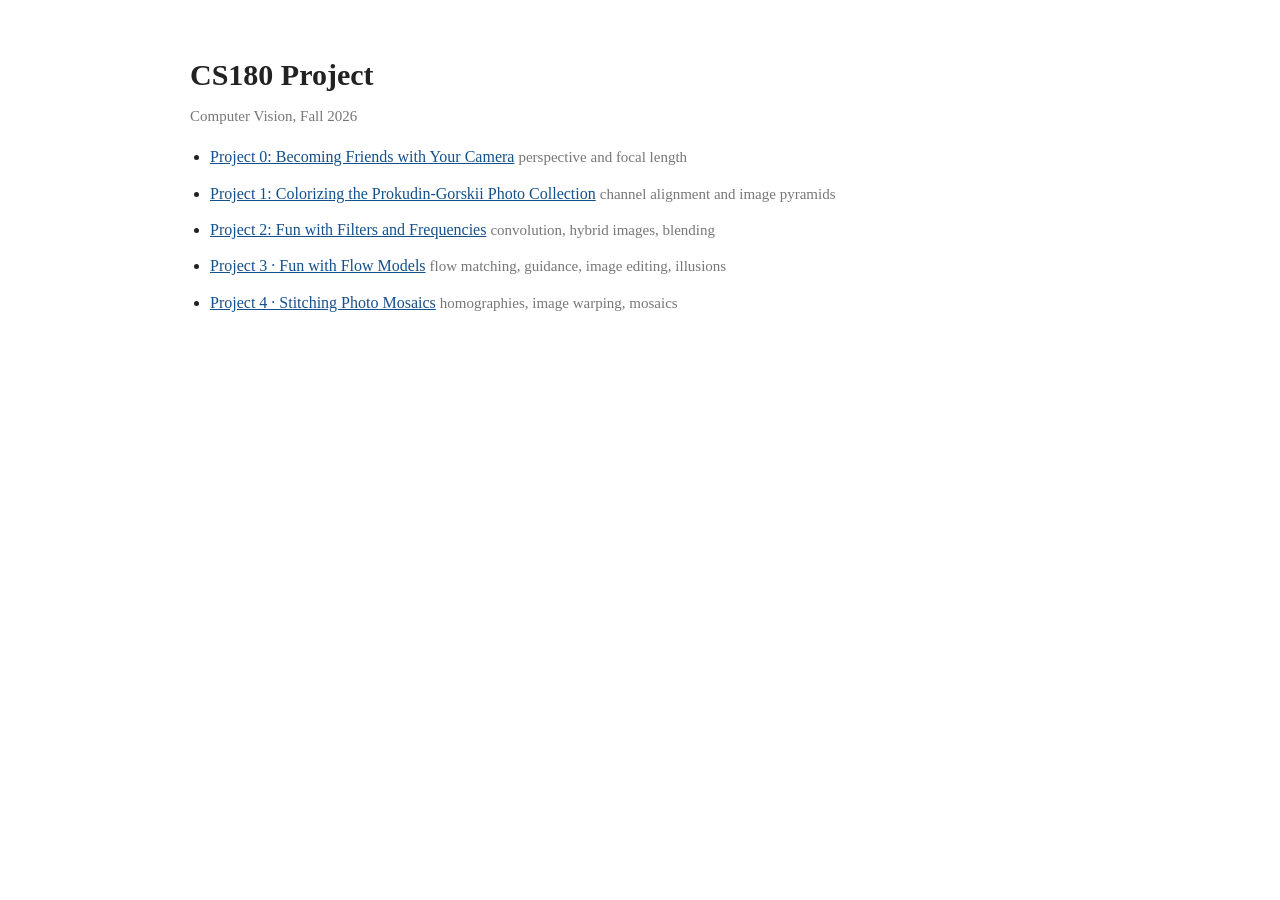
<file: index.html>
<!DOCTYPE html>
<html lang="en">
<head>
    <meta charset="utf-8">
    <meta name="viewport" content="width=device-width, initial-scale=1">
    <title>CS180 Portfolio</title>
    <link rel="stylesheet" href="style.css">
</head>
<body>
    <h1>CS180 Project</h1>
    <p class="date">Computer Vision, Fall 2026</p>

    <ul class="projects">
        <li>
            <a href="0/index.html">Project 0: Becoming Friends with Your Camera</a>
            <span>perspective and focal length</span>
        </li>
        <li>
            <a href="1/index.html">Project 1: Colorizing the Prokudin-Gorskii Photo Collection</a>
            <span>channel alignment and image pyramids</span>
        </li>
        <li>
            <a href="2/index.html">Project 2: Fun with Filters and Frequencies</a>
            <span>convolution, hybrid images, blending</span>
        </li>
        <li>
            <a href="3/index.html">Project 3 · Fun with Flow Models</a>
            <span>flow matching, guidance, image editing, illusions</span>
        </li>
        <li>
            <a href="4/index.html">Project 4 · Stitching Photo Mosaics</a>
            <span>homographies, image warping, mosaics</span>
        </li>
    </ul>
</body>
</html>
</file>
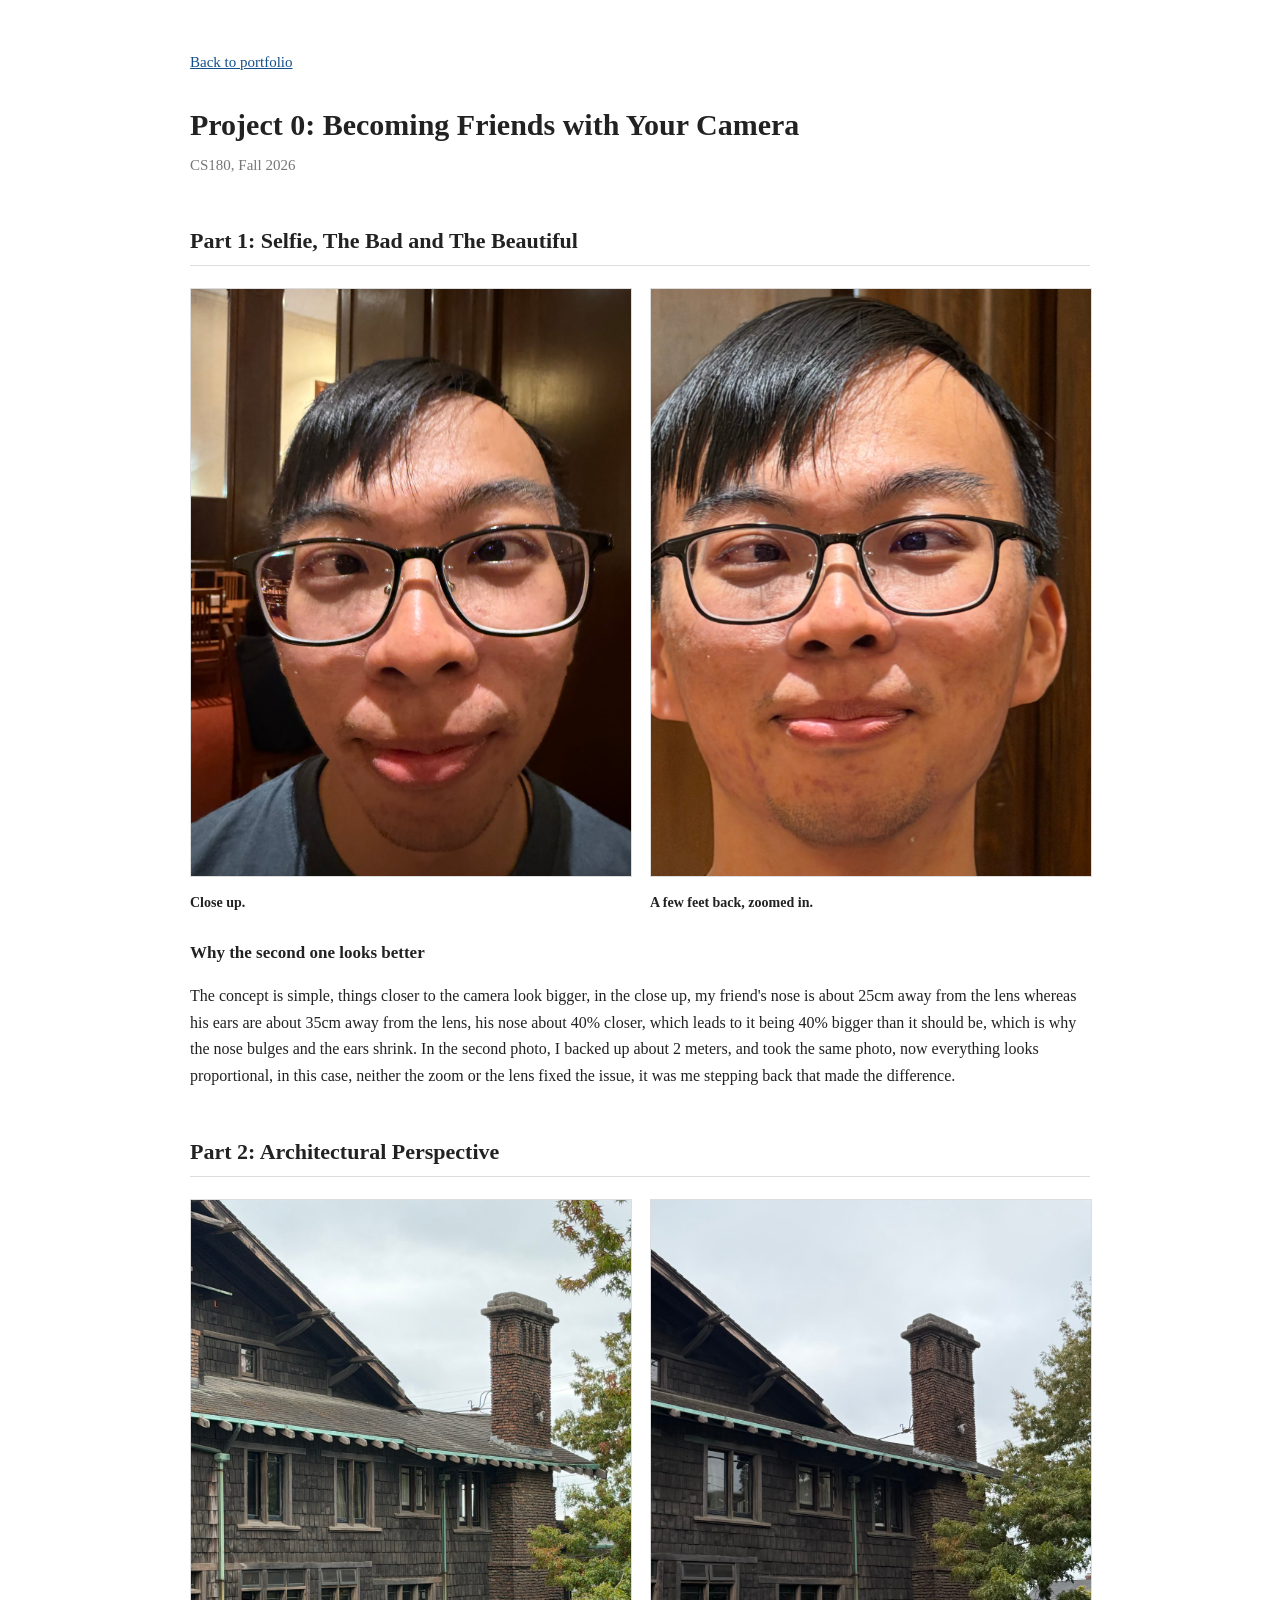
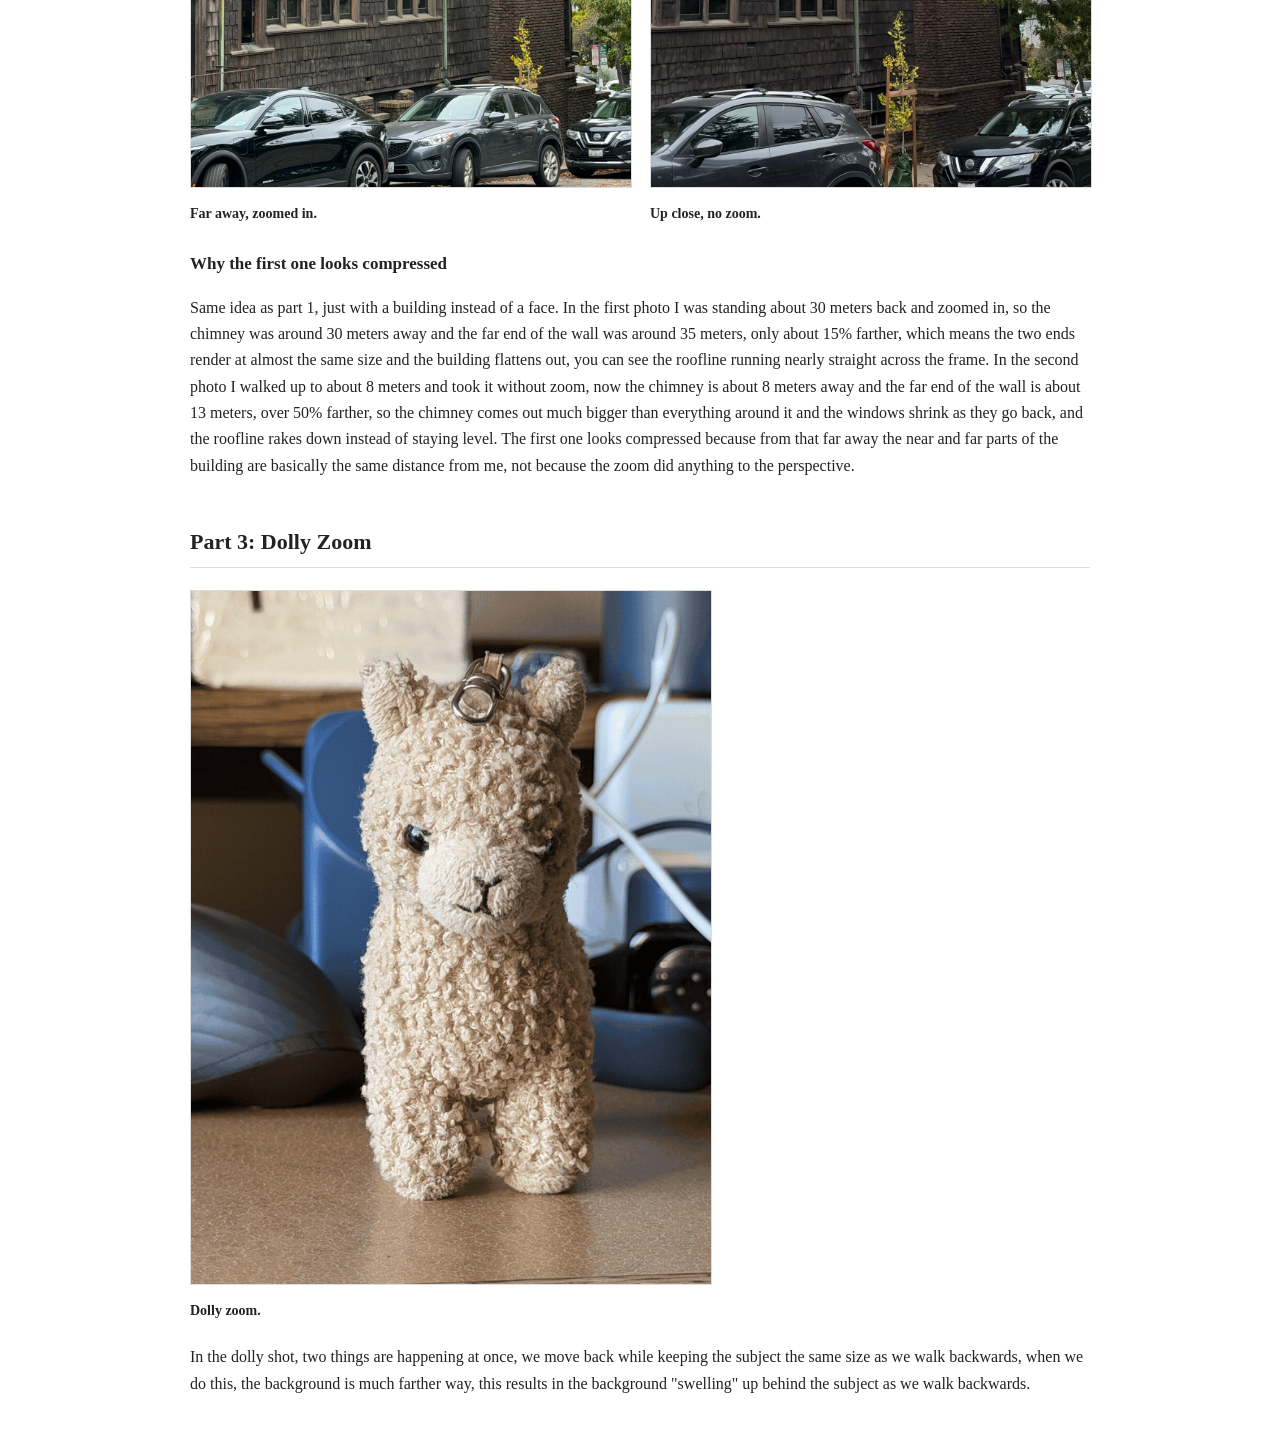
<file: 0/index.html>
<!DOCTYPE html>
<html lang="en">
<head>
    <meta charset="utf-8">
    <meta name="viewport" content="width=device-width, initial-scale=1">
    <title>Project 0: Becoming Friends with Your Camera</title>
    <link rel="stylesheet" href="../style.css">
</head>
<body>
    <nav><a href="../index.html">Back to portfolio</a></nav>

    <h1>Project 0: Becoming Friends with Your Camera</h1>
    <p class="date">CS180, Fall 2026</p>

    <p>
        <!-- short intro: what these three exercises are about -->
    </p>

    <h2>Part 1: Selfie, The Bad and The Beautiful</h2>

    <div class="pair">
        <figure>
            <img src="media/part1_close.jpg" alt="Close-up selfie">
            <figcaption><strong>Close up.</strong> <!-- distance, focal length --></figcaption>
        </figure>
        <figure>
            <img src="media/part1_far.jpg" alt="Portrait from a few feet away">
            <figcaption><strong>A few feet back, zoomed in.</strong> <!-- distance, focal length --></figcaption>
        </figure>
    </div>

    <h3>Why the second one looks better</h3>
    <p>
        The concept is simple, things closer to the camera look bigger, in the close up, my friend's nose is about 25cm away from the lens whereas his ears are about 35cm away from the lens, his nose 
        about 40% closer, which leads to it being 40% bigger than it should be, which is why the nose bulges and the ears shrink.

        In the second photo, I backed up about 2 meters, and took the same photo, now everything looks proportional, in this case, neither the zoom or the lens fixed the issue, it was me stepping back that made the difference.
    </p>

    <h2>Part 2: Architectural Perspective</h2>

    <div class="pair">
        <figure>
            <img src="media/part2_far.jpg" alt="Building from far away">
            <figcaption><strong>Far away, zoomed in.</strong> <!-- distance, focal length --></figcaption>
        </figure>
        <figure>
            <img src="media/part2_close.jpg" alt="Building up close">
            <figcaption><strong>Up close, no zoom.</strong> <!-- distance, focal length --></figcaption>
        </figure>
    </div>

    <h3>Why the first one looks compressed</h3>
    <p>
        Same idea as part 1, just with a building instead of a face. In the first photo I was standing about 30 meters back and zoomed in, so the
        chimney was around 30 meters away and the far end of the wall was around 35 meters, only about 15% farther, which means the two ends
        render at almost the same size and the building flattens out, you can see the roofline running nearly straight across the frame.

        In the second photo I walked up to about 8 meters and took it without zoom, now the chimney is about 8 meters away and the far end of the
        wall is about 13 meters, over 50% farther, so the chimney comes out much bigger than everything around it and the windows shrink as they
        go back, and the roofline rakes down instead of staying level. The first one looks compressed because from that far away the near and far
        parts of the building are basically the same distance from me, not because the zoom did anything to the perspective.
    </p>

    <h2>Part 3: Dolly Zoom</h2>

    <figure class="solo">
        <img src="media/part3_dollyzoom.gif" alt="Dolly zoom animation">
        <figcaption><strong>Dolly zoom.</strong> <!-- number of frames, focal range --></figcaption>
    </figure>

    <p>
        In the dolly shot, two things are happening at once, we move back while keeping the subject the same size as we walk backwards, 
        when we do this, the background is much farther way, this results in the background "swelling" up behind the subject as we walk backwards.
    </p>
</body>
</html>
</file>
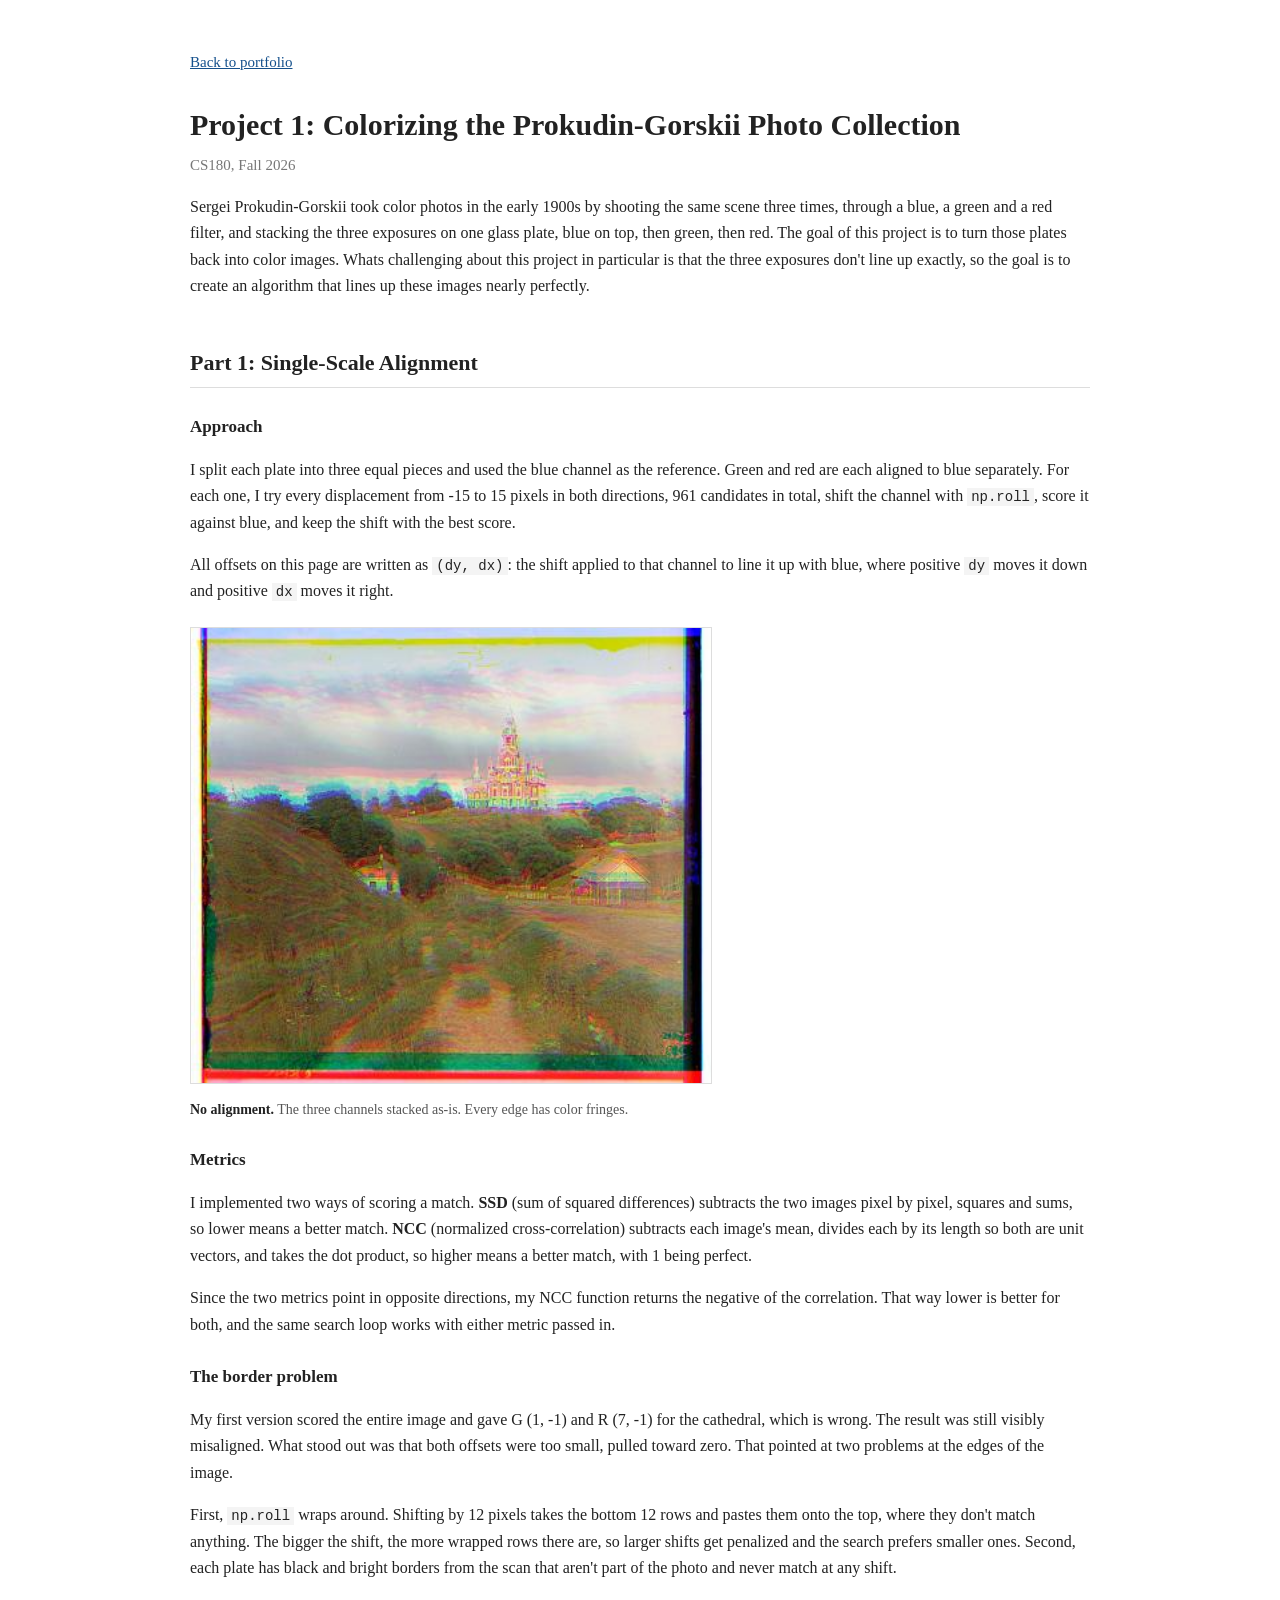
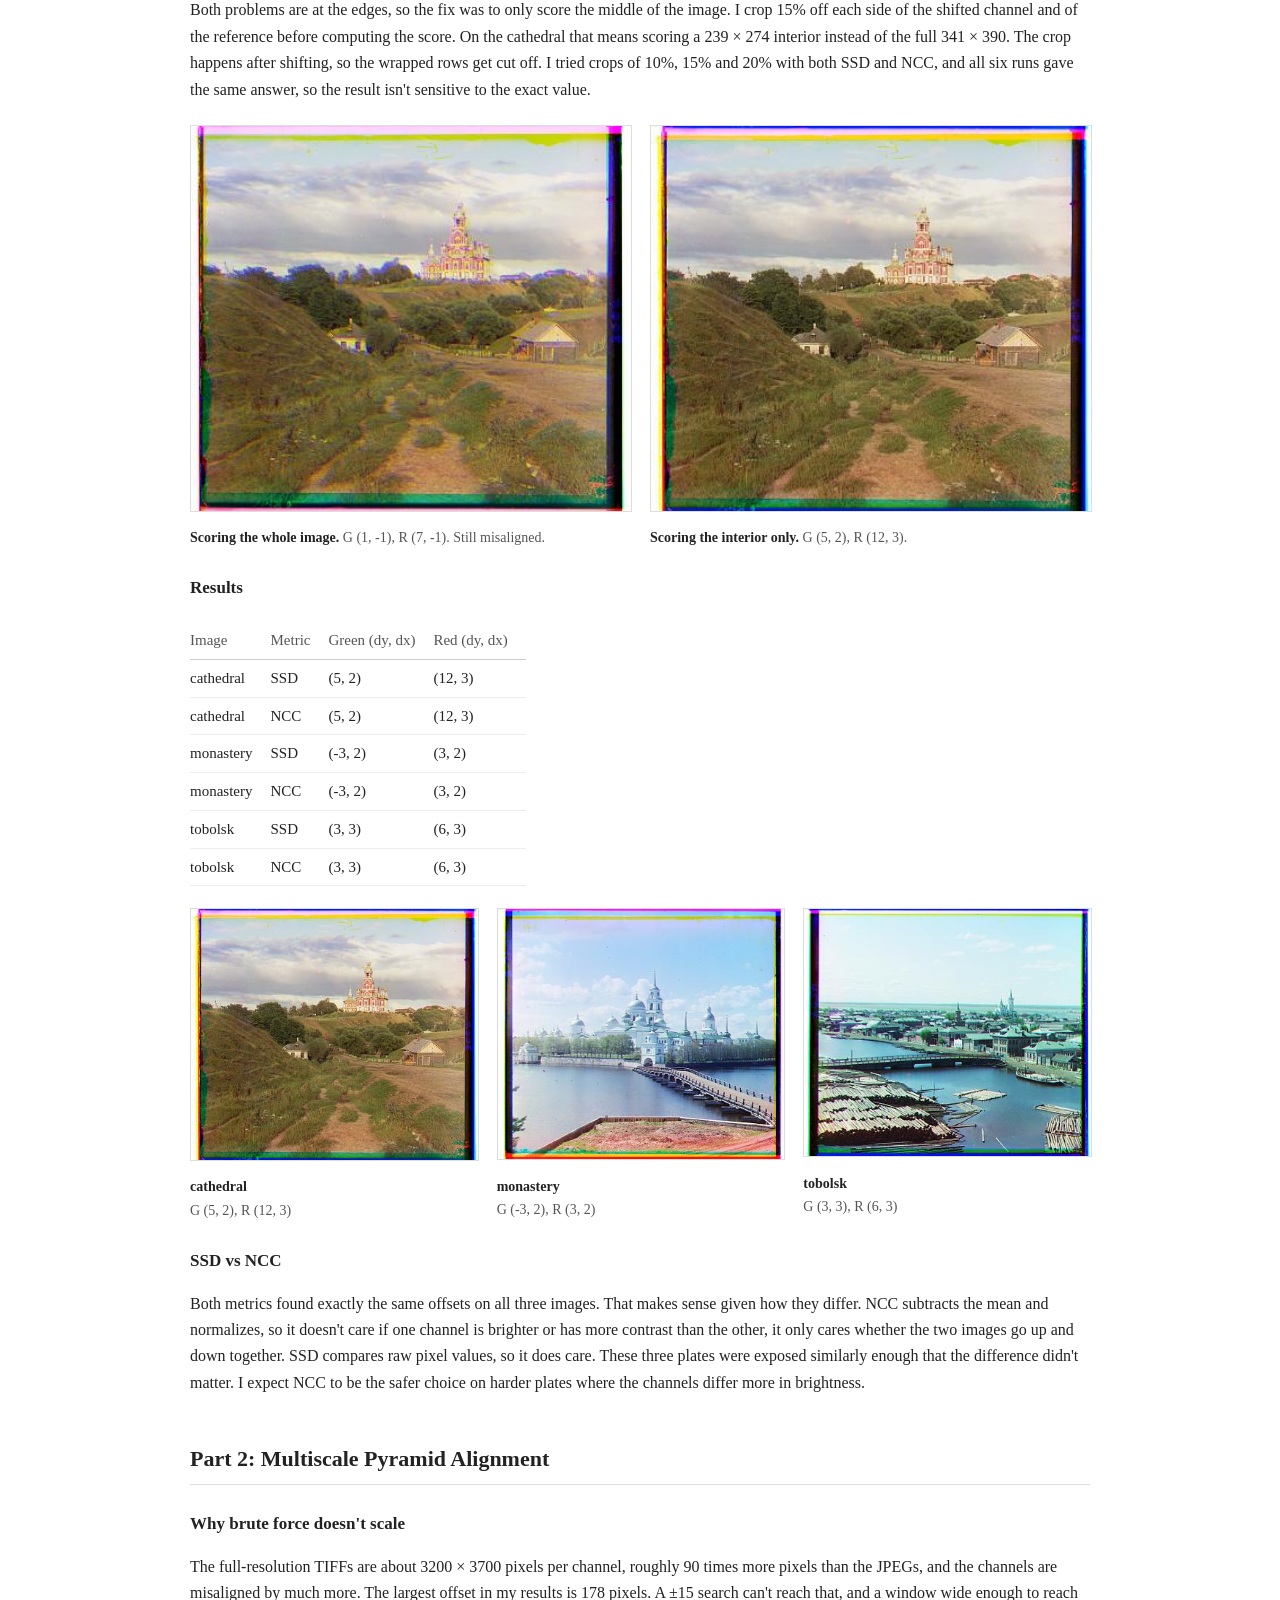
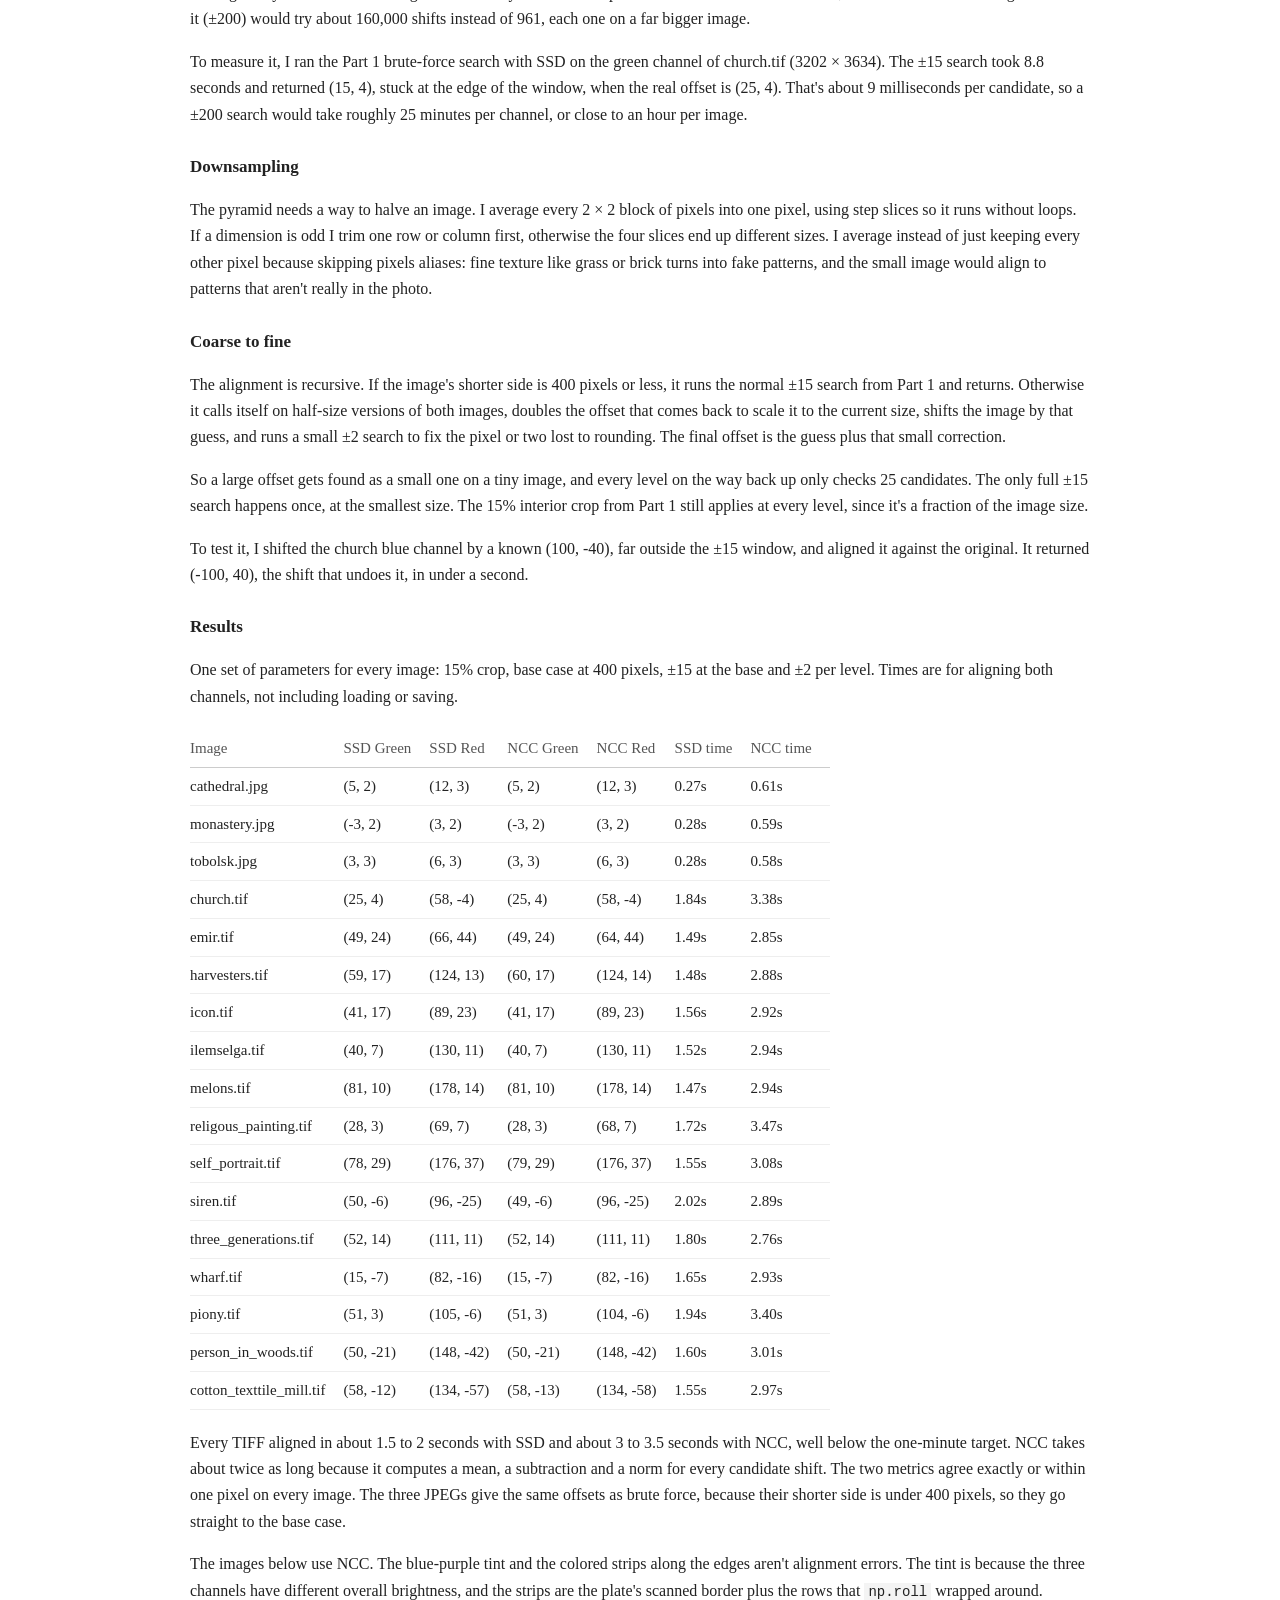
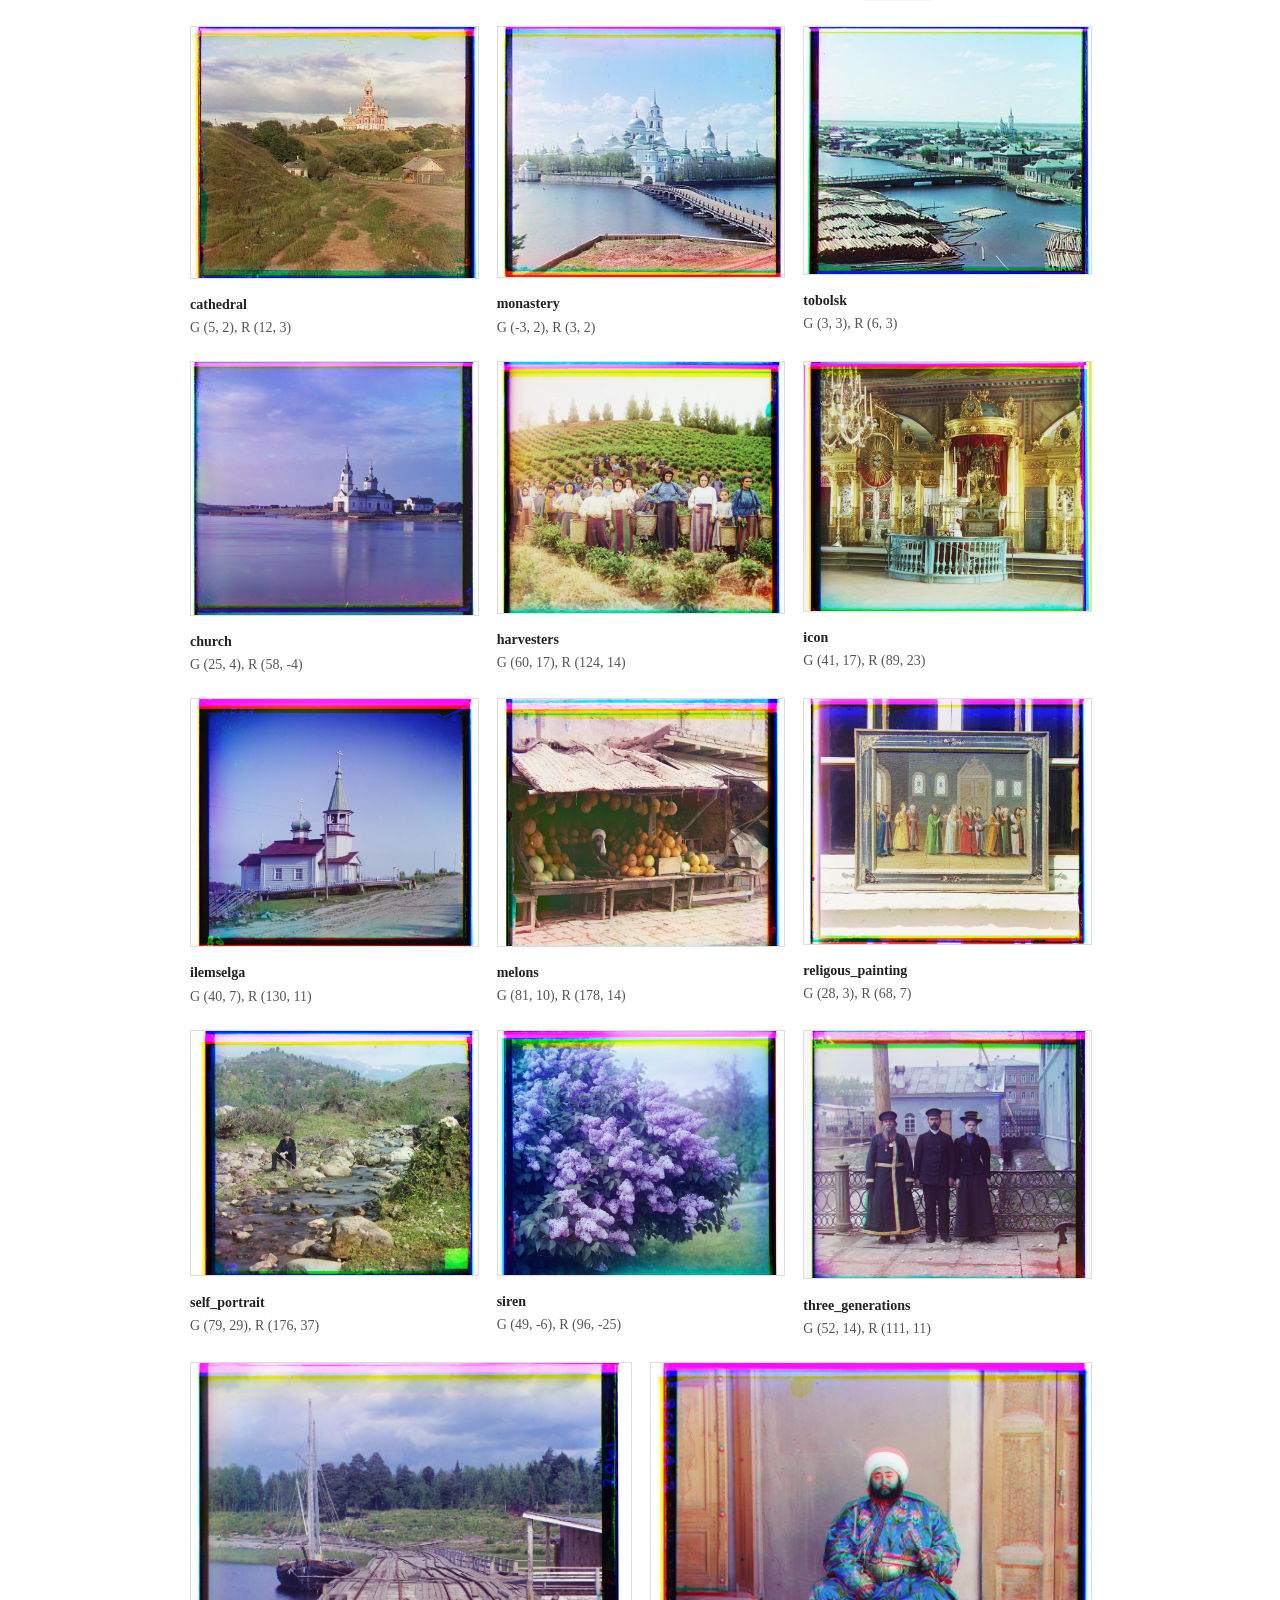
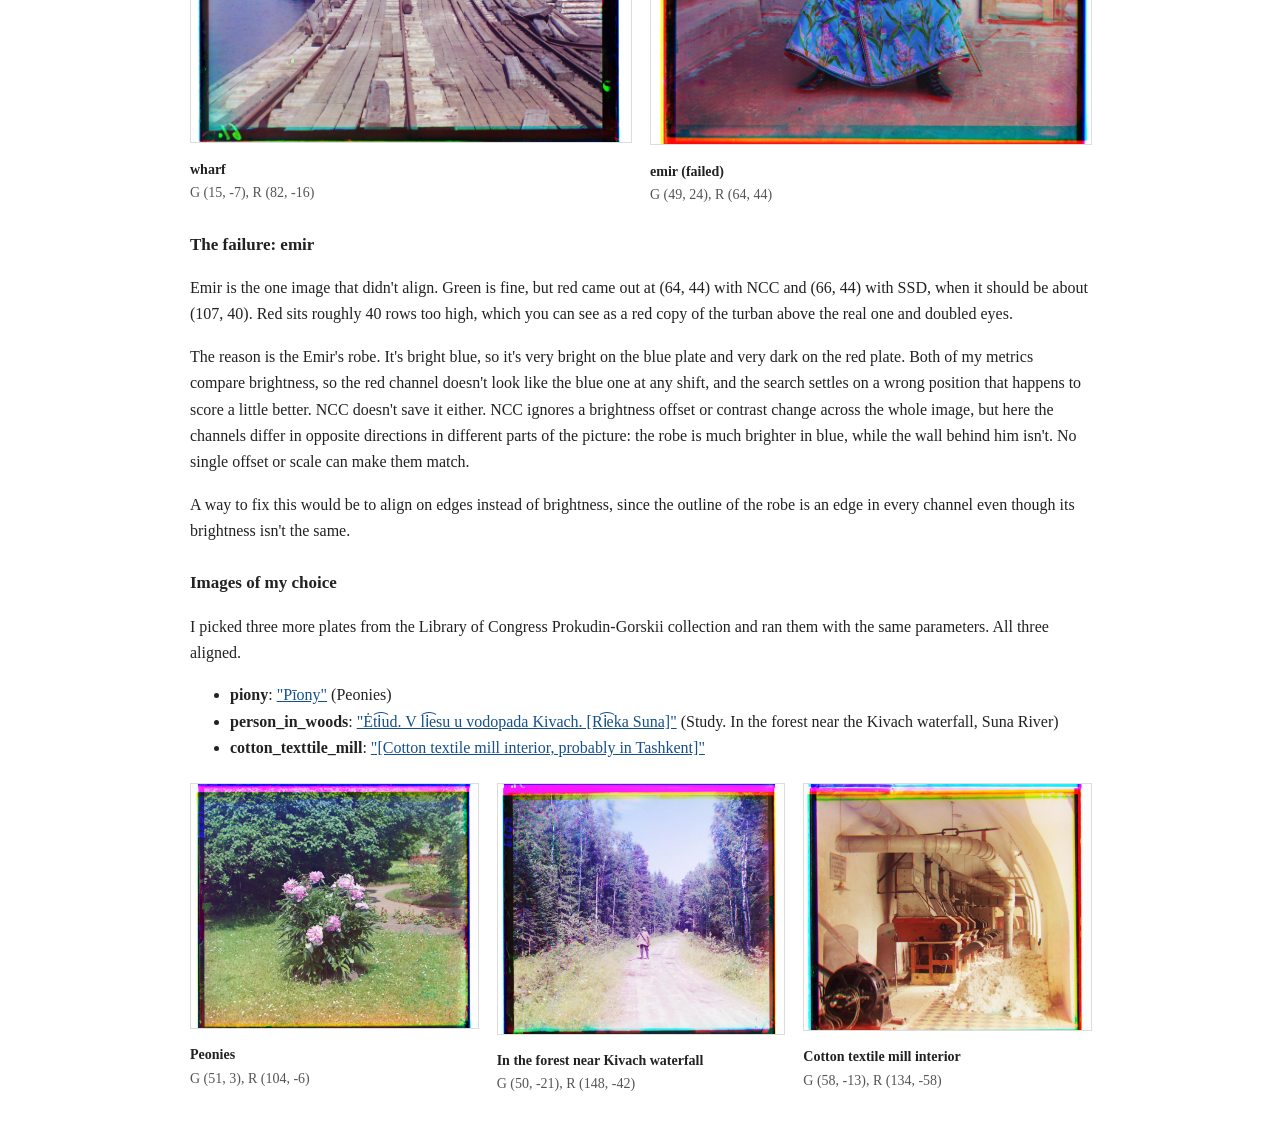
<file: 1/index.html>
<!DOCTYPE html>
<html lang="en">
<head>
    <meta charset="utf-8">
    <meta name="viewport" content="width=device-width, initial-scale=1">
    <title>Project 1: Colorizing the Prokudin-Gorskii Photo Collection</title>
    <link rel="stylesheet" href="../style.css">
    <style>
        table { border-collapse: collapse; margin: 20px 0; font-size: 15px; }
        th, td { text-align: left; padding: 6px 18px 6px 0; border-bottom: 1px solid #eee; }
        th { color: #555; font-weight: normal; border-bottom: 1px solid #ccc; }
        code { font-family: Menlo, monospace; font-size: 14px; background: #f4f4f4; padding: 1px 4px; }
    </style>
</head>
<body>
    <nav><a href="../index.html">Back to portfolio</a></nav>

    <h1>Project 1: Colorizing the Prokudin-Gorskii Photo Collection</h1>
    <p class="date">CS180, Fall 2026</p>

    <p>
        Sergei Prokudin-Gorskii took color photos in the early 1900s by shooting the same scene three times, through a
        blue, a green and a red filter, and stacking the three exposures on one glass plate, blue on top, then green,
        then red. The goal of this project is to turn those plates back into color images. Whats challenging about this project
        in particular is that the three exposures don't line up exactly, so the goal is to create an algorithm that lines up these images nearly perfectly.
        
    </p>

    <h2>Part 1: Single-Scale Alignment</h2>

    <h3>Approach</h3>
    <p>
        I split each plate into three equal pieces and used the blue channel as the reference. Green and red are each
        aligned to blue separately. For each one, I try every displacement from -15 to 15 pixels in both directions,
        961 candidates in total, shift the channel with <code>np.roll</code>, score it against blue, and keep the shift
        with the best score.
    </p>
    <p>
        All offsets on this page are written as <code>(dy, dx)</code>: the shift applied to that channel to line it up
        with blue, where positive <code>dy</code> moves it down and positive <code>dx</code> moves it right.
    </p>

    <figure class="solo">
        <img src="out_path/cathedral_unaligned.jpg" alt="Cathedral with channels stacked without alignment">
        <figcaption><strong>No alignment.</strong> The three channels stacked as-is. Every edge has color fringes.</figcaption>
    </figure>

    <h3>Metrics</h3>
    <p>
        I implemented two ways of scoring a match. <strong>SSD</strong> (sum of squared differences) subtracts the two
        images pixel by pixel, squares and sums, so lower means a better match. <strong>NCC</strong> (normalized
        cross-correlation) subtracts each image's mean, divides each by its length so both are unit vectors, and takes
        the dot product, so higher means a better match, with 1 being perfect.
    </p>
    <p>
        Since the two metrics point in opposite directions, my NCC function returns the negative of the correlation.
        That way lower is better for both, and the same search loop works with either metric passed in.
    </p>

    <h3>The border problem</h3>
    <p>
        My first version scored the entire image and gave G (1, -1) and R (7, -1) for the cathedral, which is wrong.
        The result was still visibly misaligned. What stood out was that both offsets were too small, pulled toward
        zero. That pointed at two problems at the edges of the image.
    </p>
    <p>
        First, <code>np.roll</code> wraps around. Shifting by 12 pixels takes the bottom 12 rows and pastes them onto
        the top, where they don't match anything. The bigger the shift, the more wrapped rows there are, so larger
        shifts get penalized and the search prefers smaller ones. Second, each plate has black and bright borders from
        the scan that aren't part of the photo and never match at any shift.
    </p>
    <p>
        Both problems are at the edges, so the fix was to only score the middle of the image. I crop 15% off each side
        of the shifted channel and of the reference before computing the score. On the cathedral that means scoring a
        239 &times; 274 interior instead of the full 341 &times; 390. The crop happens after shifting, so the wrapped
        rows get cut off. I tried crops of 10%, 15% and 20% with both SSD and NCC, and all six runs gave the same answer, so the result
        isn't sensitive to the exact value.
    </p>

    <div class="pair">
        <figure>
            <img src="out_path/cathedral_nocrop.jpg" alt="Cathedral aligned while scoring the whole image">
            <figcaption><strong>Scoring the whole image.</strong> G (1, -1), R (7, -1). Still misaligned.</figcaption>
        </figure>
        <figure>
            <img src="out_path/cathedral_ssd_align.jpg" alt="Cathedral aligned while scoring the interior">
            <figcaption><strong>Scoring the interior only.</strong> G (5, 2), R (12, 3).</figcaption>
        </figure>
    </div>

    <h3>Results</h3>

    <table>
        <tr><th>Image</th><th>Metric</th><th>Green (dy, dx)</th><th>Red (dy, dx)</th></tr>
        <tr><td>cathedral</td><td>SSD</td><td>(5, 2)</td><td>(12, 3)</td></tr>
        <tr><td>cathedral</td><td>NCC</td><td>(5, 2)</td><td>(12, 3)</td></tr>
        <tr><td>monastery</td><td>SSD</td><td>(-3, 2)</td><td>(3, 2)</td></tr>
        <tr><td>monastery</td><td>NCC</td><td>(-3, 2)</td><td>(3, 2)</td></tr>
        <tr><td>tobolsk</td><td>SSD</td><td>(3, 3)</td><td>(6, 3)</td></tr>
        <tr><td>tobolsk</td><td>NCC</td><td>(3, 3)</td><td>(6, 3)</td></tr>
    </table>

    <div class="pair">
        <figure>
            <img src="out_path/cathedral_ssd_align.jpg" alt="Cathedral">
            <figcaption><strong>cathedral</strong><br>G (5, 2), R (12, 3)</figcaption>
        </figure>
        <figure>
            <img src="out_path/monastery_ssd_align.jpg" alt="Monastery">
            <figcaption><strong>monastery</strong><br>G (-3, 2), R (3, 2)</figcaption>
        </figure>
        <figure>
            <img src="out_path/tobolsk_ssd_align.jpg" alt="Tobolsk">
            <figcaption><strong>tobolsk</strong><br>G (3, 3), R (6, 3)</figcaption>
        </figure>
    </div>

    <h3>SSD vs NCC</h3>
    <p>
        Both metrics found exactly the same offsets on all three images. That makes sense given how they differ. NCC
        subtracts the mean and normalizes, so it doesn't care if one channel is brighter or has more contrast than the
        other, it only cares whether the two images go up and down together. SSD compares raw pixel values, so it
        does care. These three plates were exposed similarly enough that the difference didn't matter. I expect NCC
        to be the safer choice on harder plates where the channels differ more in brightness.
    </p>

    <h2>Part 2: Multiscale Pyramid Alignment</h2>

    <h3>Why brute force doesn't scale</h3>
    <p>
        The full-resolution TIFFs are about 3200 &times; 3700 pixels per channel, roughly 90 times more pixels than the
        JPEGs, and the channels are misaligned by much more. The largest offset in my results is 178 pixels. A
        &plusmn;15 search can't reach that, and a window wide enough to reach it (&plusmn;200) would try about 160,000 shifts
        instead of 961, each one on a far bigger image.
    </p>
    <p>
        To measure it, I ran the Part 1 brute-force search with SSD on the green channel of church.tif
        (3202 &times; 3634). The &plusmn;15 search took 8.8 seconds and returned (15, 4), stuck at the edge of the
        window, when the real offset is (25, 4). That's about 9 milliseconds per candidate, so a &plusmn;200 search
        would take roughly 25 minutes per channel, or close to an hour per image.
    </p>

    <h3>Downsampling</h3>
    <p>
        The pyramid needs a way to halve an image. I average every 2 &times; 2 block of pixels into one pixel, using
        step slices so it runs without loops. If a dimension is odd I trim one row or column first, otherwise the
        four slices end up different sizes. I average instead of just keeping every other pixel because skipping
        pixels aliases: fine texture like grass or brick turns into fake patterns, and the small image would align to
        patterns that aren't really in the photo.
    </p>

    <h3>Coarse to fine</h3>
    <p>
        The alignment is recursive. If the image's shorter side is 400 pixels or less, it runs the normal &plusmn;15
        search from Part 1 and returns. Otherwise it calls itself on half-size versions of both images, doubles the
        offset that comes back to scale it to the current size, shifts the image by that guess, and runs a small
        &plusmn;2 search to fix the pixel or two lost to rounding. The final offset is the guess plus that small
        correction.
    </p>
    <p>
        So a large offset gets found as a small one on a tiny image, and every level on the way back up only checks
        25 candidates. The only full &plusmn;15 search happens once, at the smallest size. The 15% interior crop from
        Part 1 still applies at every level, since it's a fraction of the image size.
    </p>
    <p>
        To test it, I shifted the church blue channel by a known (100, -40), far outside the &plusmn;15 window, and
        aligned it against the original. It returned (-100, 40), the shift that undoes it, in under a second.
    </p>

    <h3>Results</h3>
    <p>
        One set of parameters for every image: 15% crop, base case at 400 pixels, &plusmn;15 at the base and
        &plusmn;2 per level. Times are for aligning both channels, not including loading or saving.
    </p>

    <table>
        <tr><th>Image</th><th>SSD Green</th><th>SSD Red</th><th>NCC Green</th><th>NCC Red</th><th>SSD time</th><th>NCC time</th></tr>
        <tr><td>cathedral.jpg</td><td>(5, 2)</td><td>(12, 3)</td><td>(5, 2)</td><td>(12, 3)</td><td>0.27s</td><td>0.61s</td></tr>
        <tr><td>monastery.jpg</td><td>(-3, 2)</td><td>(3, 2)</td><td>(-3, 2)</td><td>(3, 2)</td><td>0.28s</td><td>0.59s</td></tr>
        <tr><td>tobolsk.jpg</td><td>(3, 3)</td><td>(6, 3)</td><td>(3, 3)</td><td>(6, 3)</td><td>0.28s</td><td>0.58s</td></tr>
        <tr><td>church.tif</td><td>(25, 4)</td><td>(58, -4)</td><td>(25, 4)</td><td>(58, -4)</td><td>1.84s</td><td>3.38s</td></tr>
        <tr><td>emir.tif</td><td>(49, 24)</td><td>(66, 44)</td><td>(49, 24)</td><td>(64, 44)</td><td>1.49s</td><td>2.85s</td></tr>
        <tr><td>harvesters.tif</td><td>(59, 17)</td><td>(124, 13)</td><td>(60, 17)</td><td>(124, 14)</td><td>1.48s</td><td>2.88s</td></tr>
        <tr><td>icon.tif</td><td>(41, 17)</td><td>(89, 23)</td><td>(41, 17)</td><td>(89, 23)</td><td>1.56s</td><td>2.92s</td></tr>
        <tr><td>ilemselga.tif</td><td>(40, 7)</td><td>(130, 11)</td><td>(40, 7)</td><td>(130, 11)</td><td>1.52s</td><td>2.94s</td></tr>
        <tr><td>melons.tif</td><td>(81, 10)</td><td>(178, 14)</td><td>(81, 10)</td><td>(178, 14)</td><td>1.47s</td><td>2.94s</td></tr>
        <tr><td>religous_painting.tif</td><td>(28, 3)</td><td>(69, 7)</td><td>(28, 3)</td><td>(68, 7)</td><td>1.72s</td><td>3.47s</td></tr>
        <tr><td>self_portrait.tif</td><td>(78, 29)</td><td>(176, 37)</td><td>(79, 29)</td><td>(176, 37)</td><td>1.55s</td><td>3.08s</td></tr>
        <tr><td>siren.tif</td><td>(50, -6)</td><td>(96, -25)</td><td>(49, -6)</td><td>(96, -25)</td><td>2.02s</td><td>2.89s</td></tr>
        <tr><td>three_generations.tif</td><td>(52, 14)</td><td>(111, 11)</td><td>(52, 14)</td><td>(111, 11)</td><td>1.80s</td><td>2.76s</td></tr>
        <tr><td>wharf.tif</td><td>(15, -7)</td><td>(82, -16)</td><td>(15, -7)</td><td>(82, -16)</td><td>1.65s</td><td>2.93s</td></tr>
        <tr><td>piony.tif</td><td>(51, 3)</td><td>(105, -6)</td><td>(51, 3)</td><td>(104, -6)</td><td>1.94s</td><td>3.40s</td></tr>
        <tr><td>person_in_woods.tif</td><td>(50, -21)</td><td>(148, -42)</td><td>(50, -21)</td><td>(148, -42)</td><td>1.60s</td><td>3.01s</td></tr>
        <tr><td>cotton_texttile_mill.tif</td><td>(58, -12)</td><td>(134, -57)</td><td>(58, -13)</td><td>(134, -58)</td><td>1.55s</td><td>2.97s</td></tr>
    </table>

    <p>
        Every TIFF aligned in about 1.5 to 2 seconds with SSD and about 3 to 3.5 seconds with NCC, well below the
        one-minute target.
        NCC takes about twice as long because it computes a mean, a subtraction and a norm for every candidate shift.
        The two metrics agree exactly or within one pixel on every image. The three JPEGs give the same offsets as
        brute force, because their shorter side is under 400 pixels, so they go straight to the base case.
    </p>
    <p>
        The images below use NCC. The blue-purple tint and the colored strips along the edges aren't alignment errors.
        The tint is because the three channels have different overall brightness, and the strips are the plate's
        scanned border plus the rows that <code>np.roll</code> wrapped around.
    </p>

    <div class="pair">
        <figure><img src="out_path/cathedral_ncc_align_pyramid.jpg" alt="cathedral"><figcaption><strong>cathedral</strong><br>G (5, 2), R (12, 3)</figcaption></figure>
        <figure><img src="out_path/monastery_ncc_align_pyramid.jpg" alt="monastery"><figcaption><strong>monastery</strong><br>G (-3, 2), R (3, 2)</figcaption></figure>
        <figure><img src="out_path/tobolsk_ncc_align_pyramid.jpg" alt="tobolsk"><figcaption><strong>tobolsk</strong><br>G (3, 3), R (6, 3)</figcaption></figure>
    </div>
    <div class="pair">
        <figure><img src="out_path/church_ncc_align_pyramid.jpg" alt="church"><figcaption><strong>church</strong><br>G (25, 4), R (58, -4)</figcaption></figure>
        <figure><img src="out_path/harvesters_ncc_align_pyramid.jpg" alt="harvesters"><figcaption><strong>harvesters</strong><br>G (60, 17), R (124, 14)</figcaption></figure>
        <figure><img src="out_path/icon_ncc_align_pyramid.jpg" alt="icon"><figcaption><strong>icon</strong><br>G (41, 17), R (89, 23)</figcaption></figure>
    </div>
    <div class="pair">
        <figure><img src="out_path/ilemselga_ncc_align_pyramid.jpg" alt="ilemselga"><figcaption><strong>ilemselga</strong><br>G (40, 7), R (130, 11)</figcaption></figure>
        <figure><img src="out_path/melons_ncc_align_pyramid.jpg" alt="melons"><figcaption><strong>melons</strong><br>G (81, 10), R (178, 14)</figcaption></figure>
        <figure><img src="out_path/religous_painting_ncc_align_pyramid.jpg" alt="religious painting"><figcaption><strong>religous_painting</strong><br>G (28, 3), R (68, 7)</figcaption></figure>
    </div>
    <div class="pair">
        <figure><img src="out_path/self_portrait_ncc_align_pyramid.jpg" alt="self portrait"><figcaption><strong>self_portrait</strong><br>G (79, 29), R (176, 37)</figcaption></figure>
        <figure><img src="out_path/siren_ncc_align_pyramid.jpg" alt="siren"><figcaption><strong>siren</strong><br>G (49, -6), R (96, -25)</figcaption></figure>
        <figure><img src="out_path/three_generations_ncc_align_pyramid.jpg" alt="three generations"><figcaption><strong>three_generations</strong><br>G (52, 14), R (111, 11)</figcaption></figure>
    </div>
    <div class="pair">
        <figure><img src="out_path/wharf_ncc_align_pyramid.jpg" alt="wharf"><figcaption><strong>wharf</strong><br>G (15, -7), R (82, -16)</figcaption></figure>
        <figure><img src="out_path/emir_ncc_align_pyramid.jpg" alt="emir, misaligned"><figcaption><strong>emir (failed)</strong><br>G (49, 24), R (64, 44)</figcaption></figure>
    </div>

    <h3>The failure: emir</h3>
    <p>
        Emir is the one image that didn't align. Green is fine, but red came out at (64, 44) with NCC and (66, 44) with
        SSD, when it should be about (107, 40). Red sits roughly 40 rows too high, which you can see as a red copy of
        the turban above the real one and doubled eyes.
    </p>
    <p>
        The reason is the Emir's robe. It's bright blue, so it's very bright on the blue plate and very dark on the
        red plate. Both of my metrics compare brightness, so the red channel doesn't look like the blue one at any
        shift, and the search settles on a wrong position that happens to score a little better. NCC doesn't save it
        either. NCC ignores a brightness offset or contrast change across the whole image, but here the channels
        differ in opposite directions in different parts of the picture: the robe is much brighter in blue, while
        the wall behind him isn't. No single offset or scale can make them match.
    </p>
    <p>
        A way to fix this would be to align on edges instead of brightness, since the outline of the robe is an edge
        in every channel even though its brightness isn't the same.
    </p>

    <h3>Images of my choice</h3>
    <p>
        I picked three more plates from the Library of Congress Prokudin-Gorskii collection and ran them with the same
        parameters. All three aligned.
    </p>

    <ul>
        <li><strong>piony</strong>: <a href="https://www.loc.gov/item/2018679048/">"Pīony"</a> (Peonies)</li>
        <li><strong>person_in_woods</strong>: <a href="https://www.loc.gov/item/2018679183/">"Ėti͡ud. V li͡esu u vodopada Kivach. [Ri͡eka Suna]"</a> (Study. In the forest near the Kivach waterfall, Suna River)</li>
        <li><strong>cotton_texttile_mill</strong>: <a href="https://www.loc.gov/item/2018681303/">"[Cotton textile mill interior, probably in Tashkent]"</a></li>
    </ul>

    <div class="pair">
        <figure><img src="out_path/piony_ncc_align_pyramid.jpg" alt="peonies"><figcaption><strong>Peonies</strong><br>G (51, 3), R (104, -6)</figcaption></figure>
        <figure><img src="out_path/person_in_woods_ncc_align_pyramid.jpg" alt="a man with a rifle walking down a forest road"><figcaption><strong>In the forest near Kivach waterfall</strong><br>G (50, -21), R (148, -42)</figcaption></figure>
        <figure><img src="out_path/cotton_texttile_mill_ncc_align_pyramid.jpg" alt="cotton textile mill interior"><figcaption><strong>Cotton textile mill interior</strong><br>G (58, -13), R (134, -58)</figcaption></figure>
    </div>
</body>
</html>
</file>
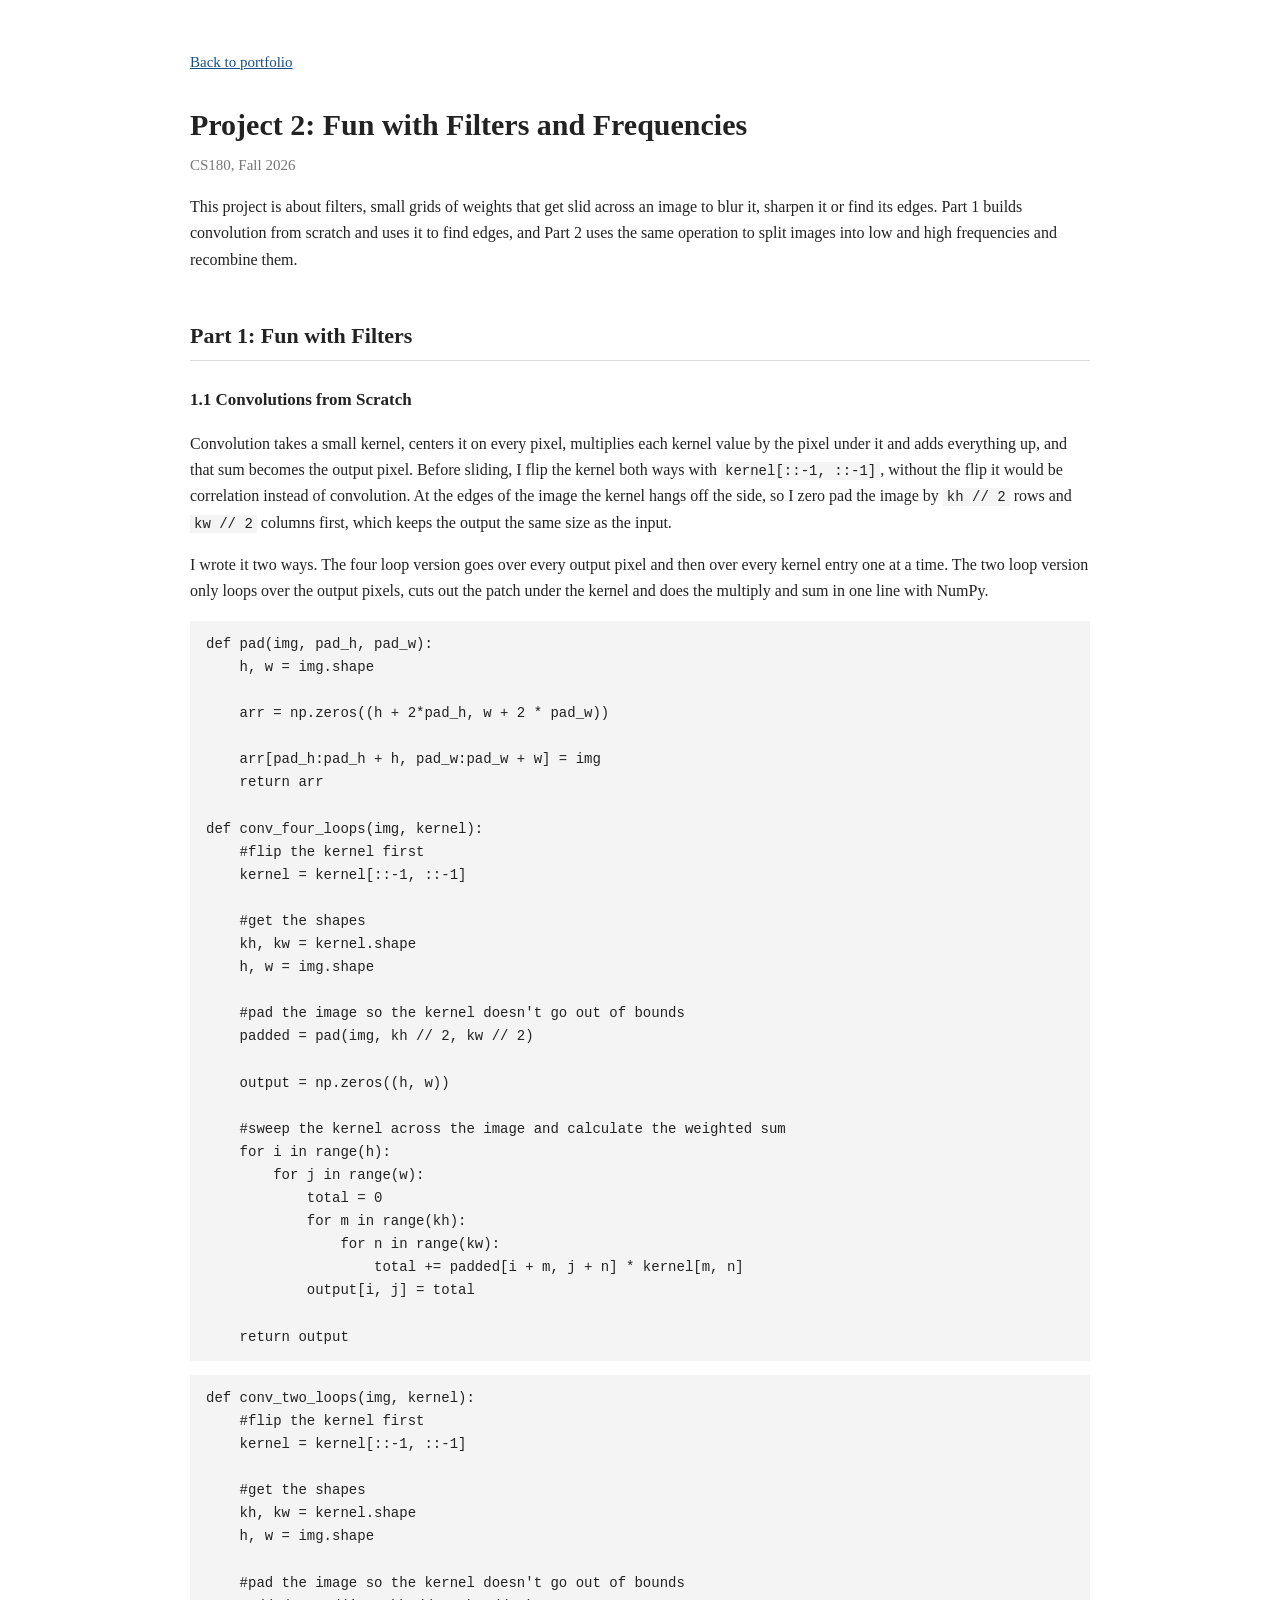
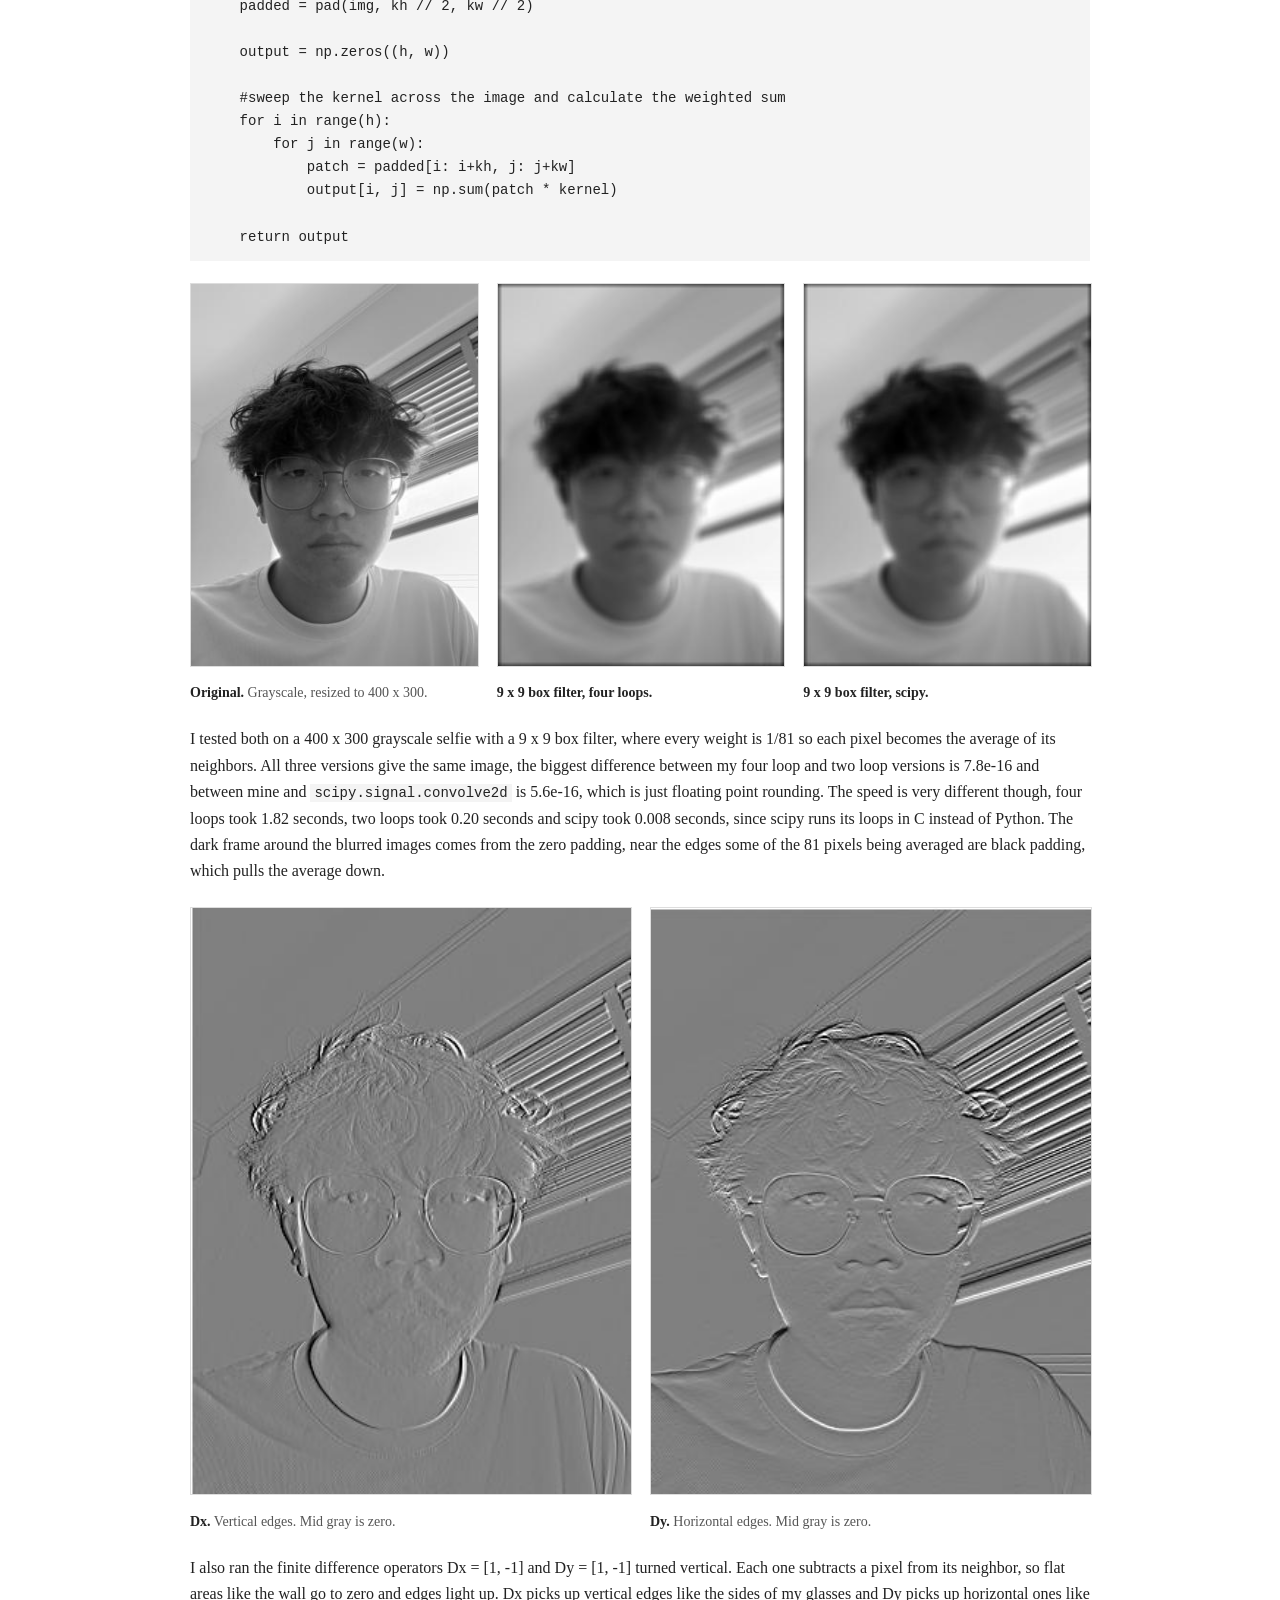
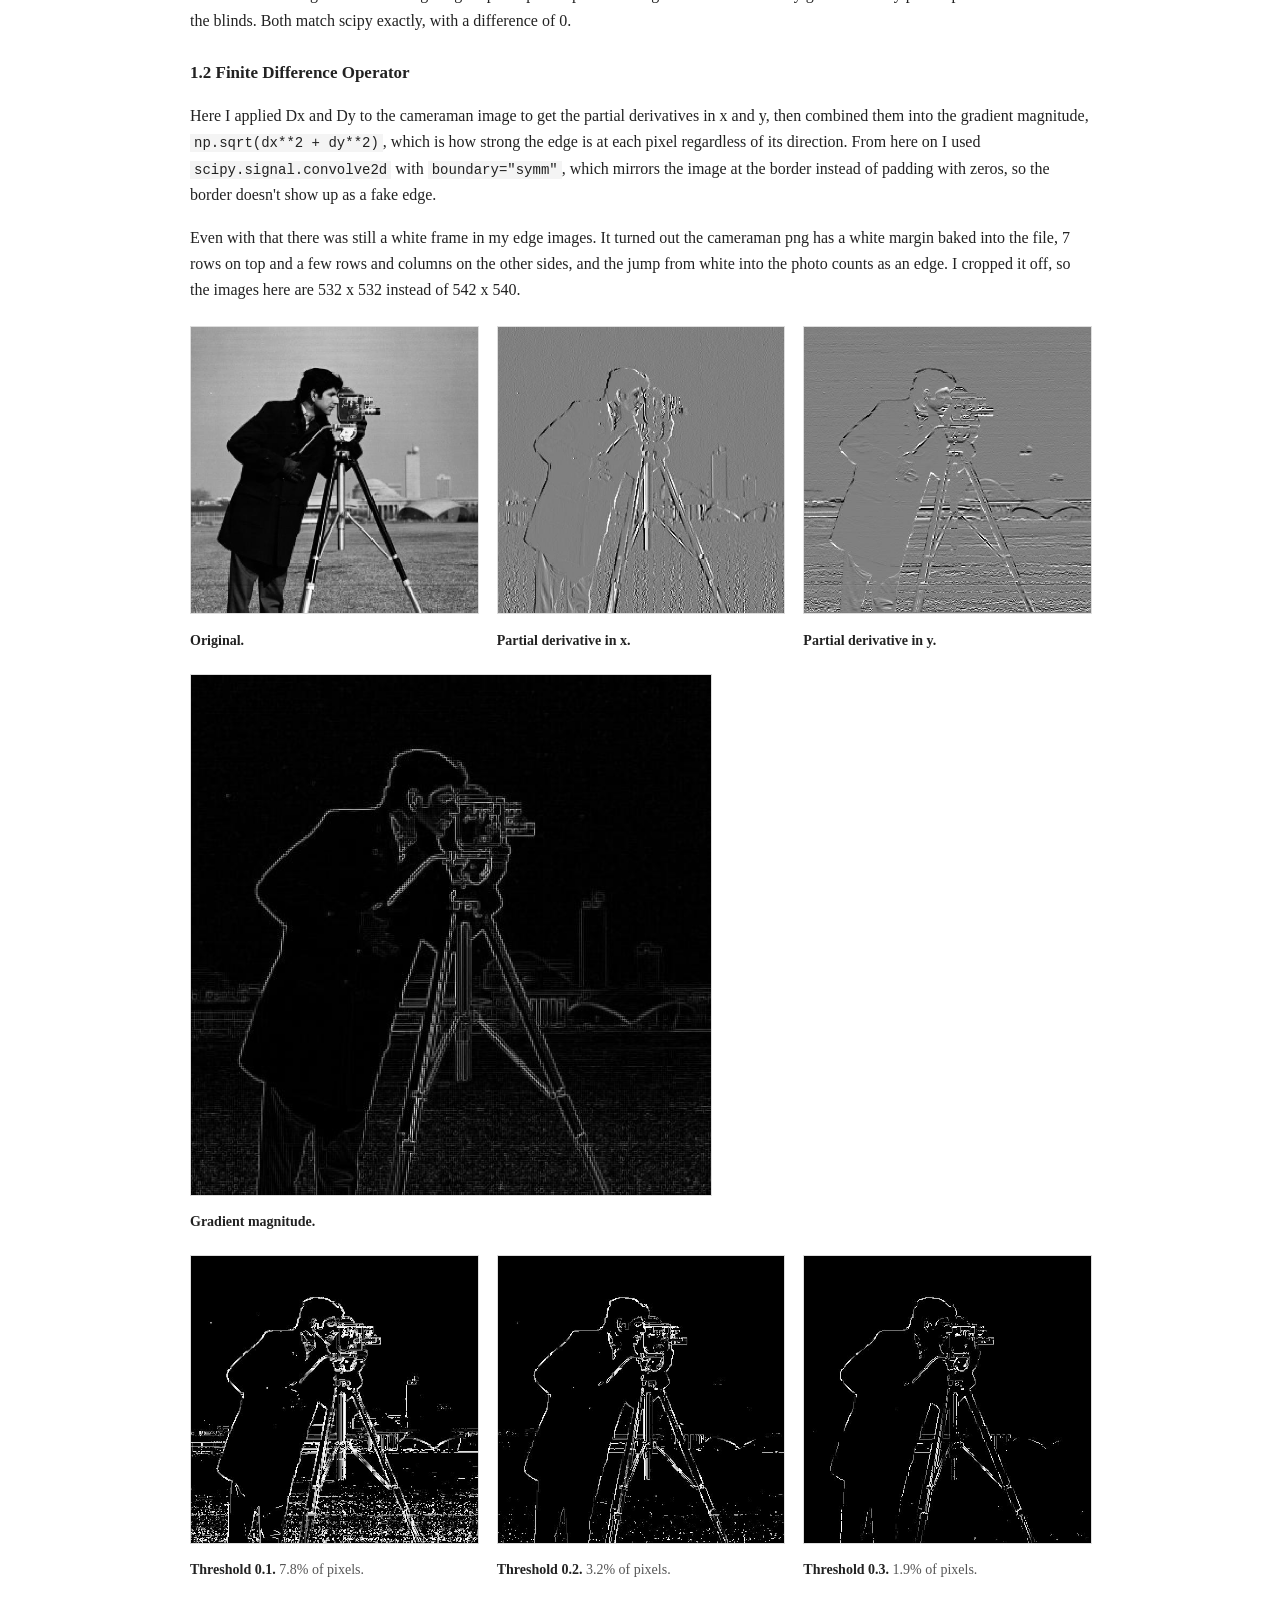
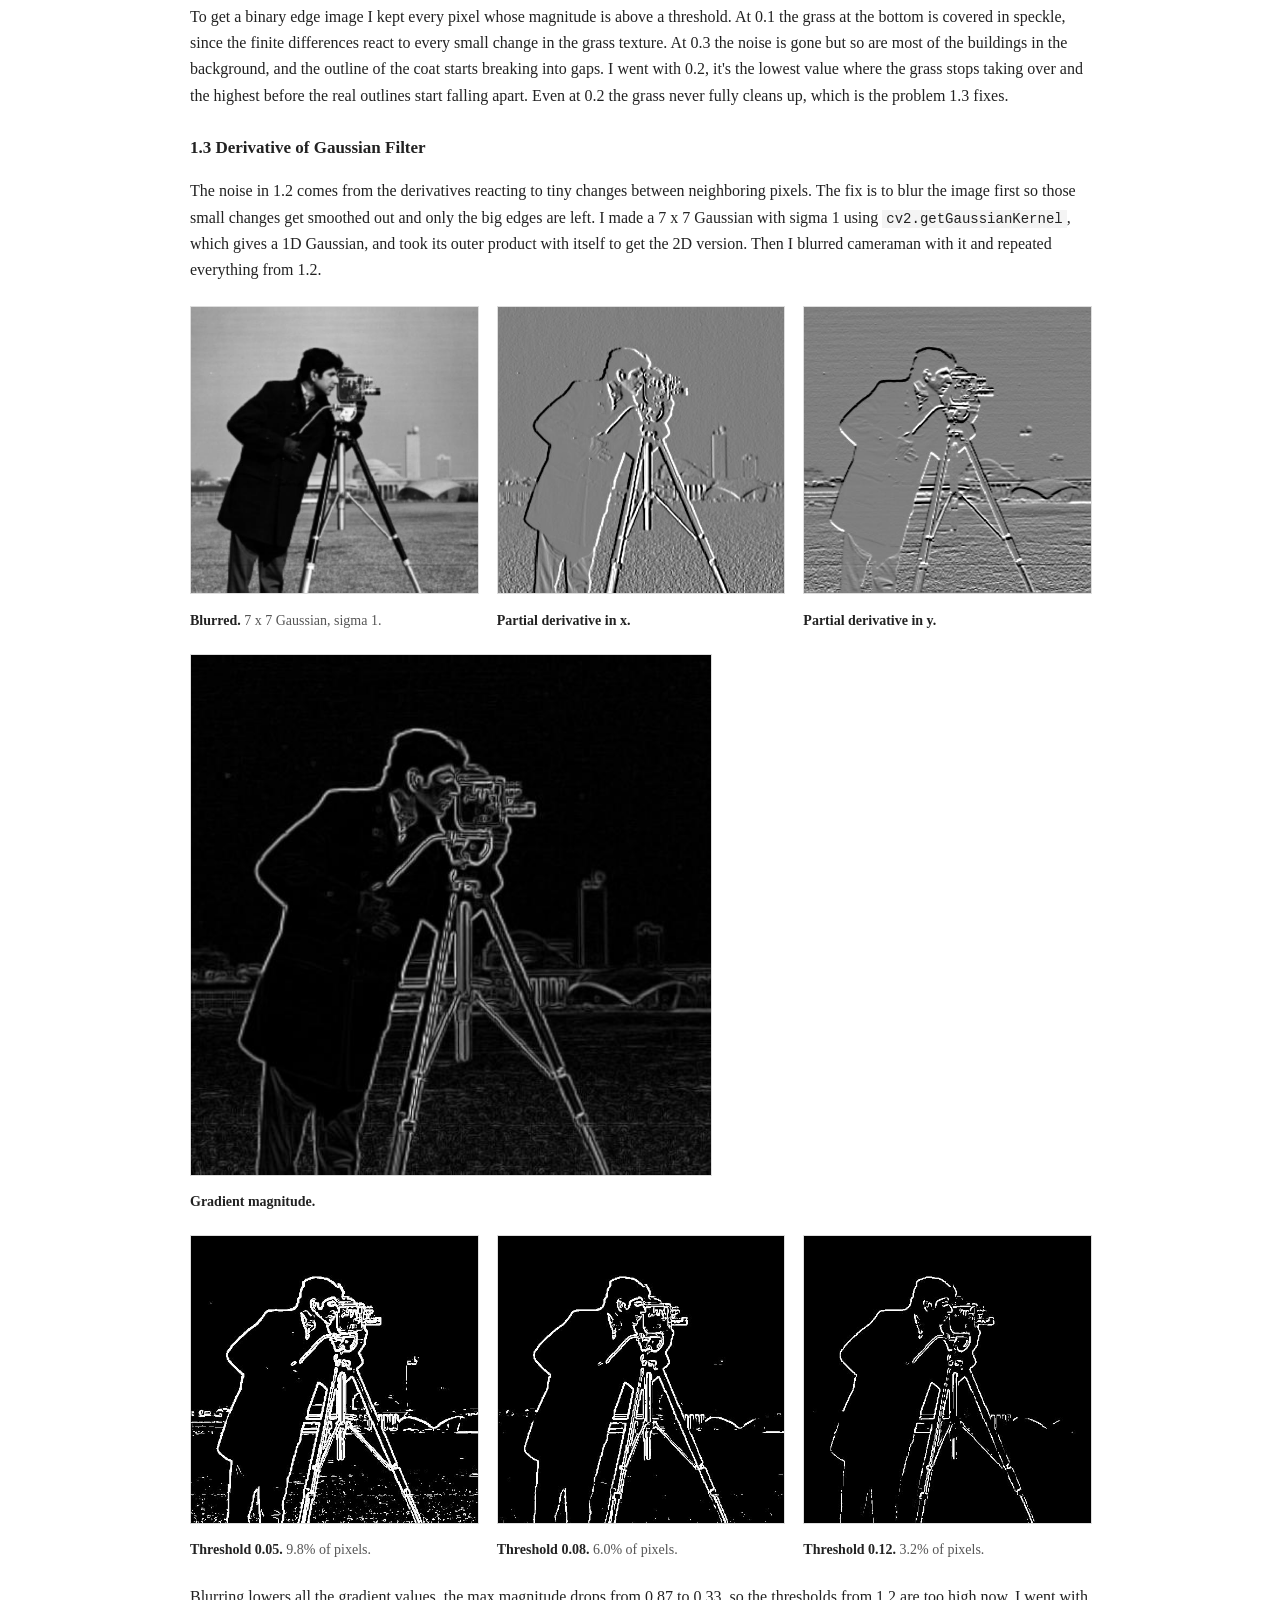
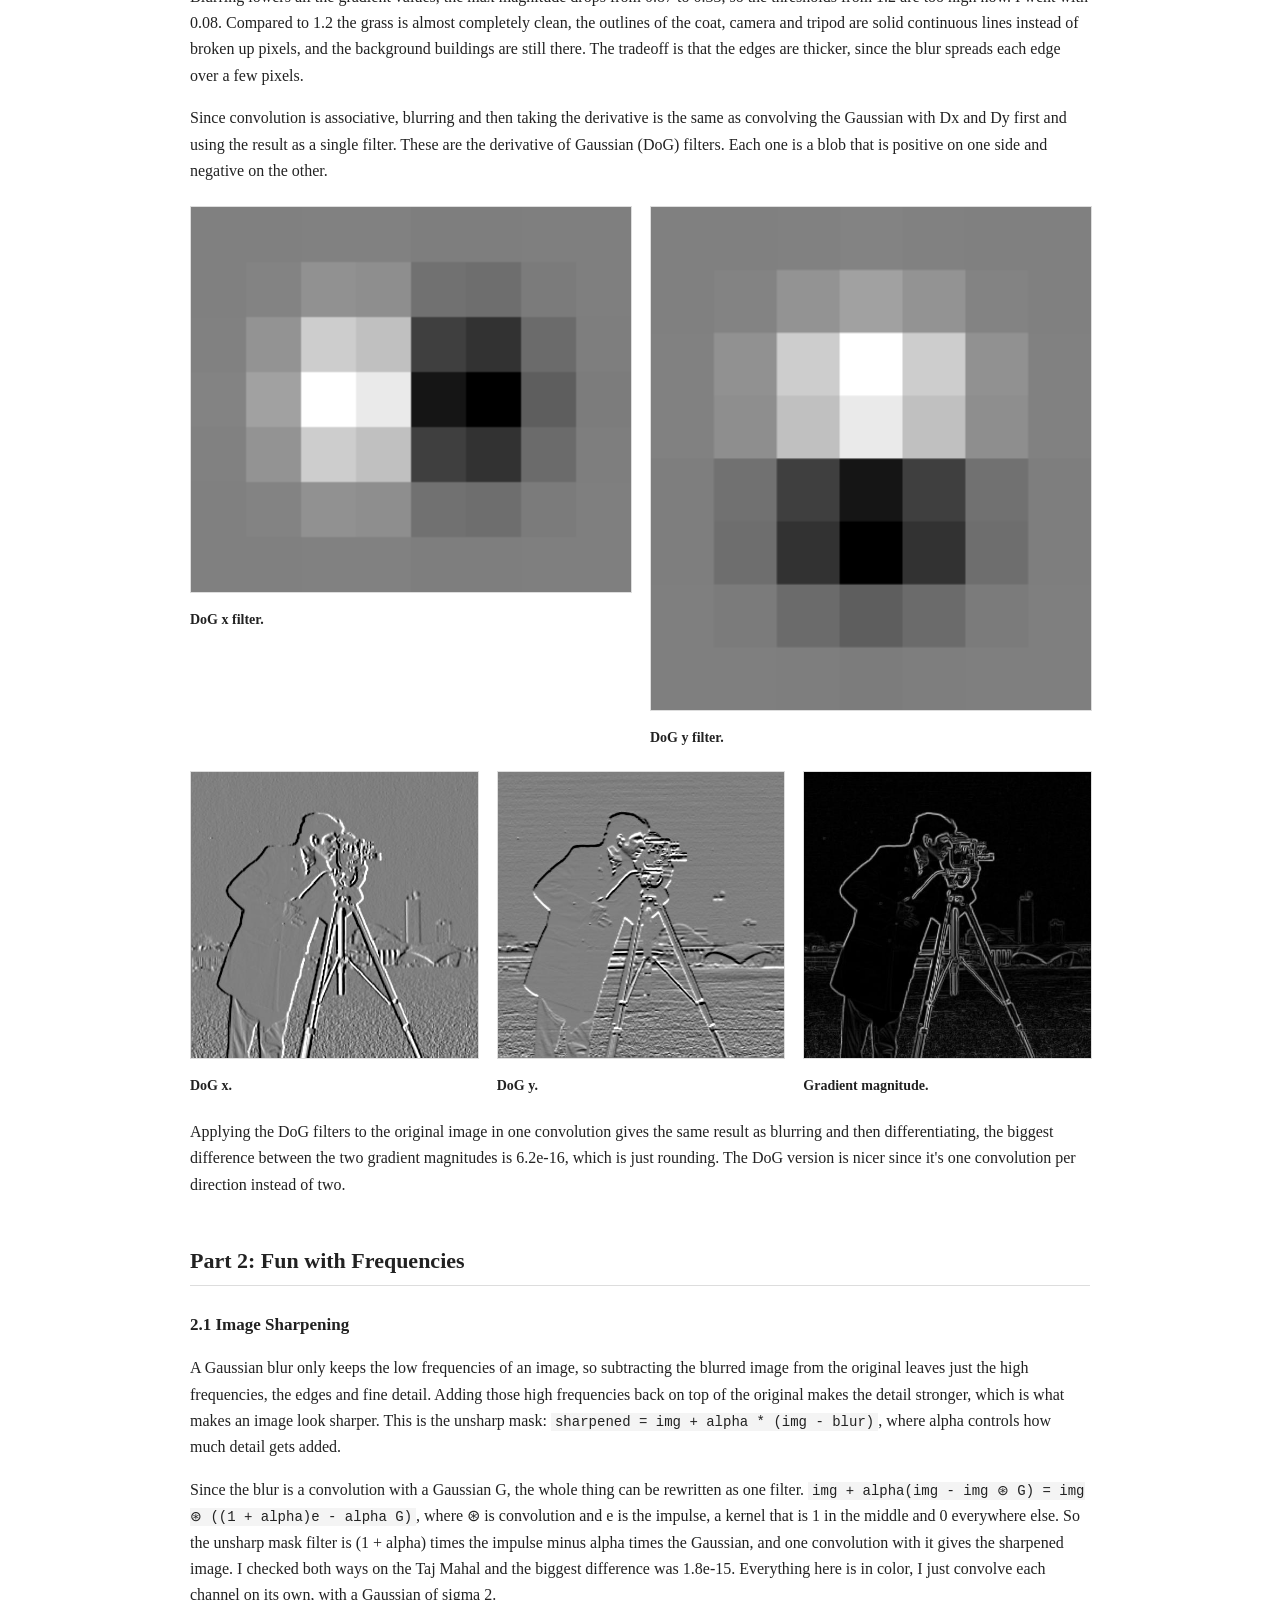
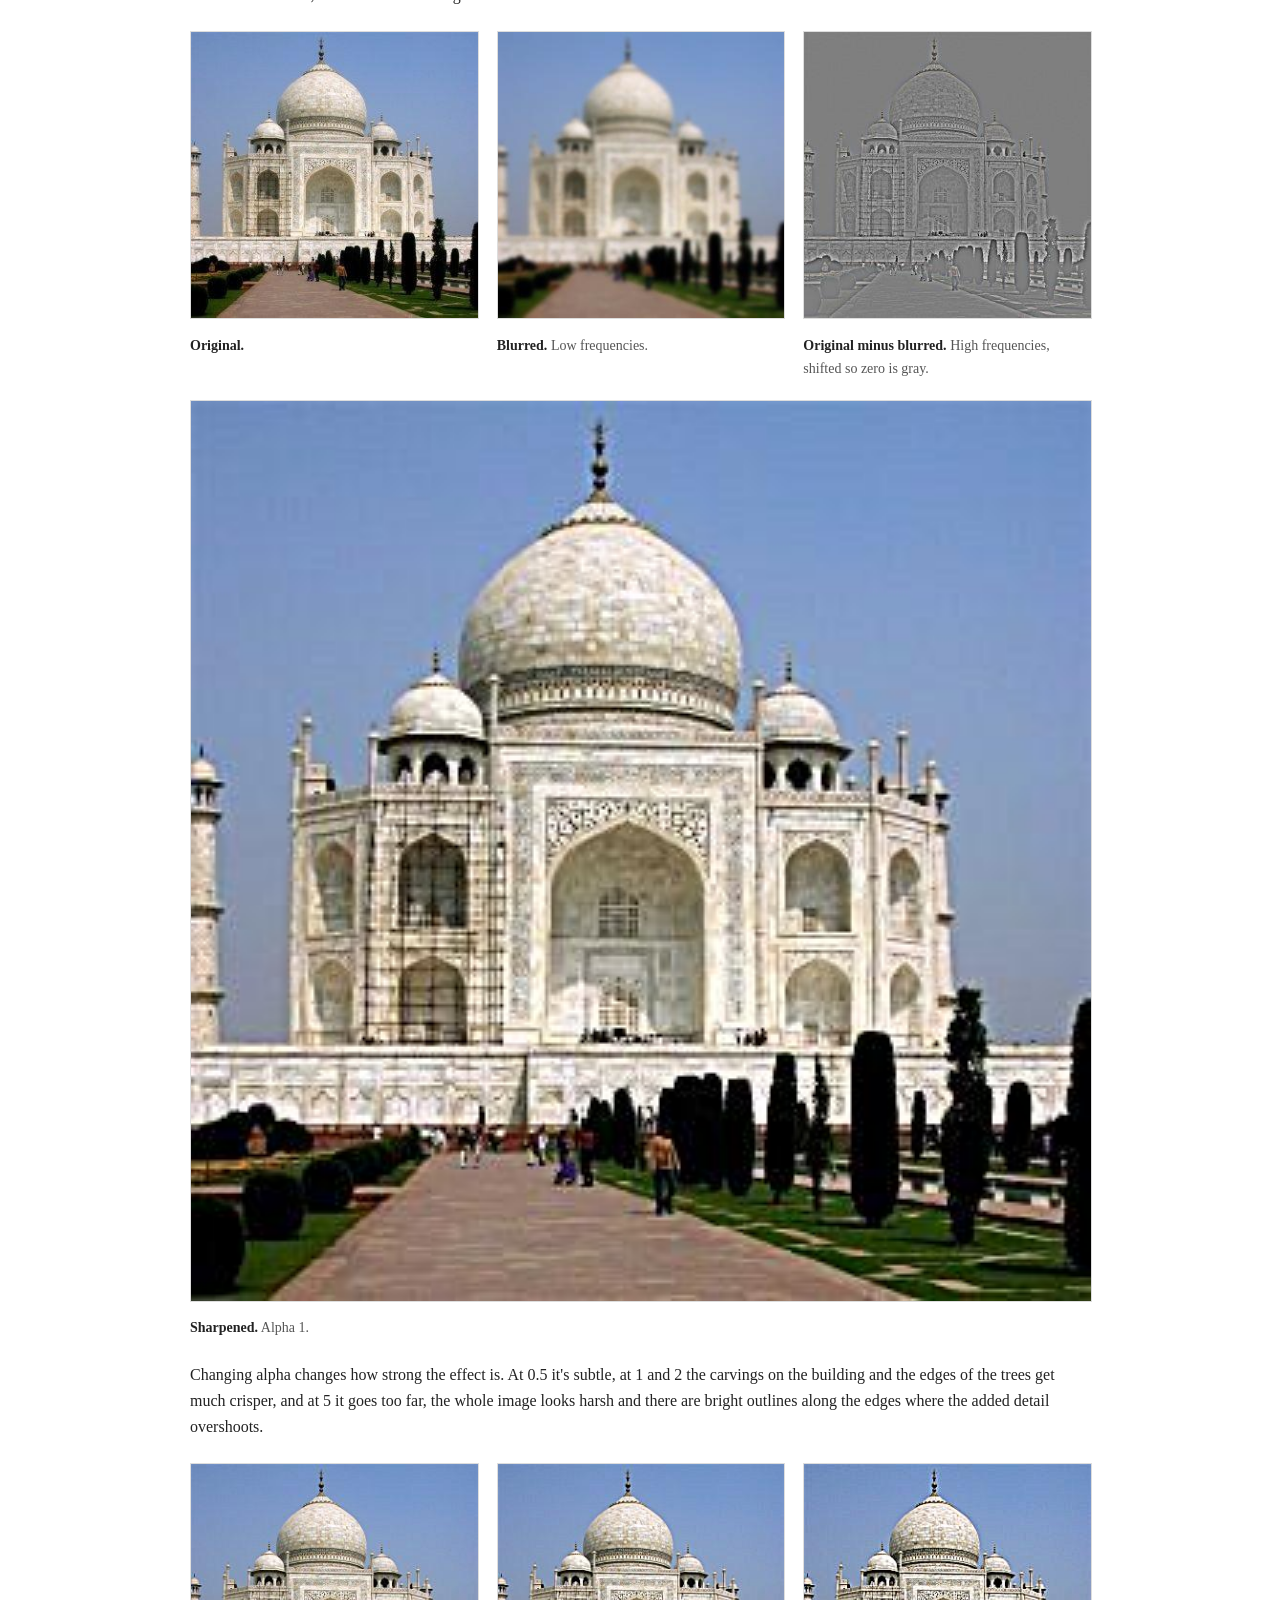
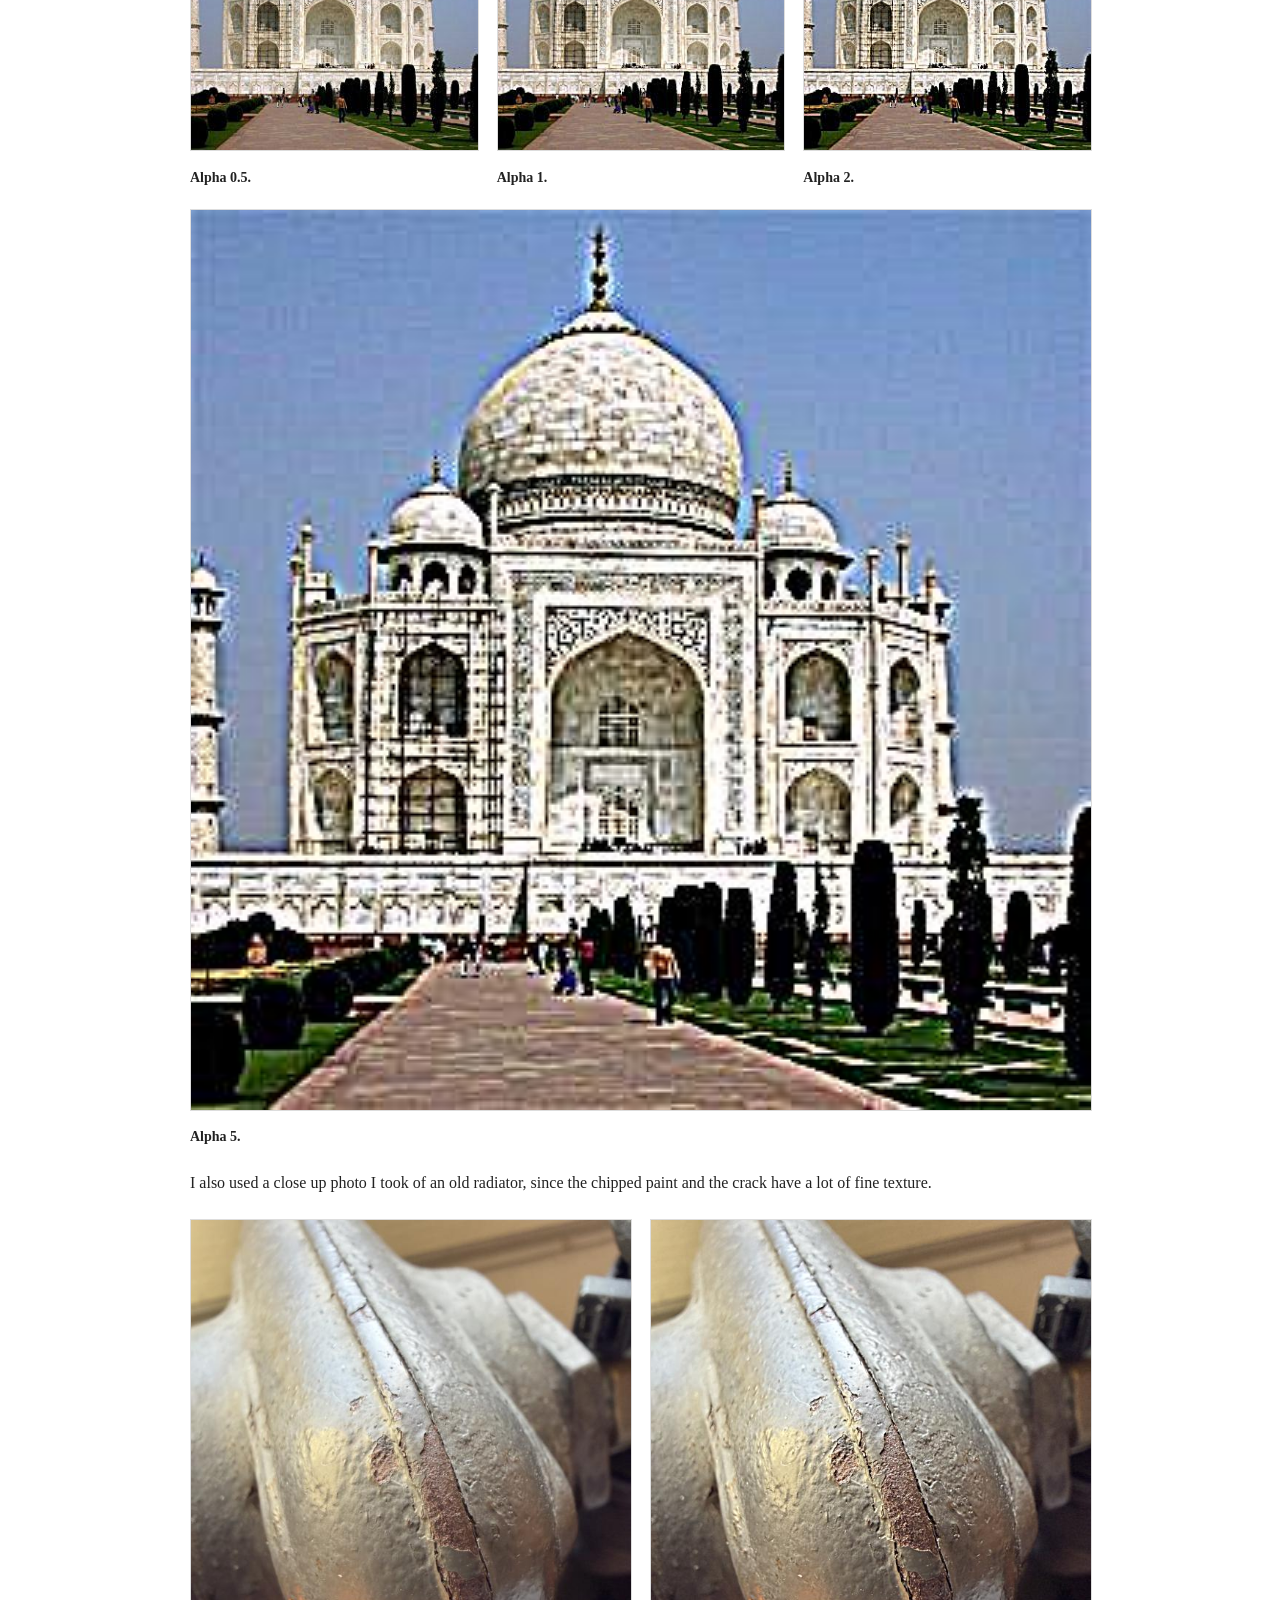
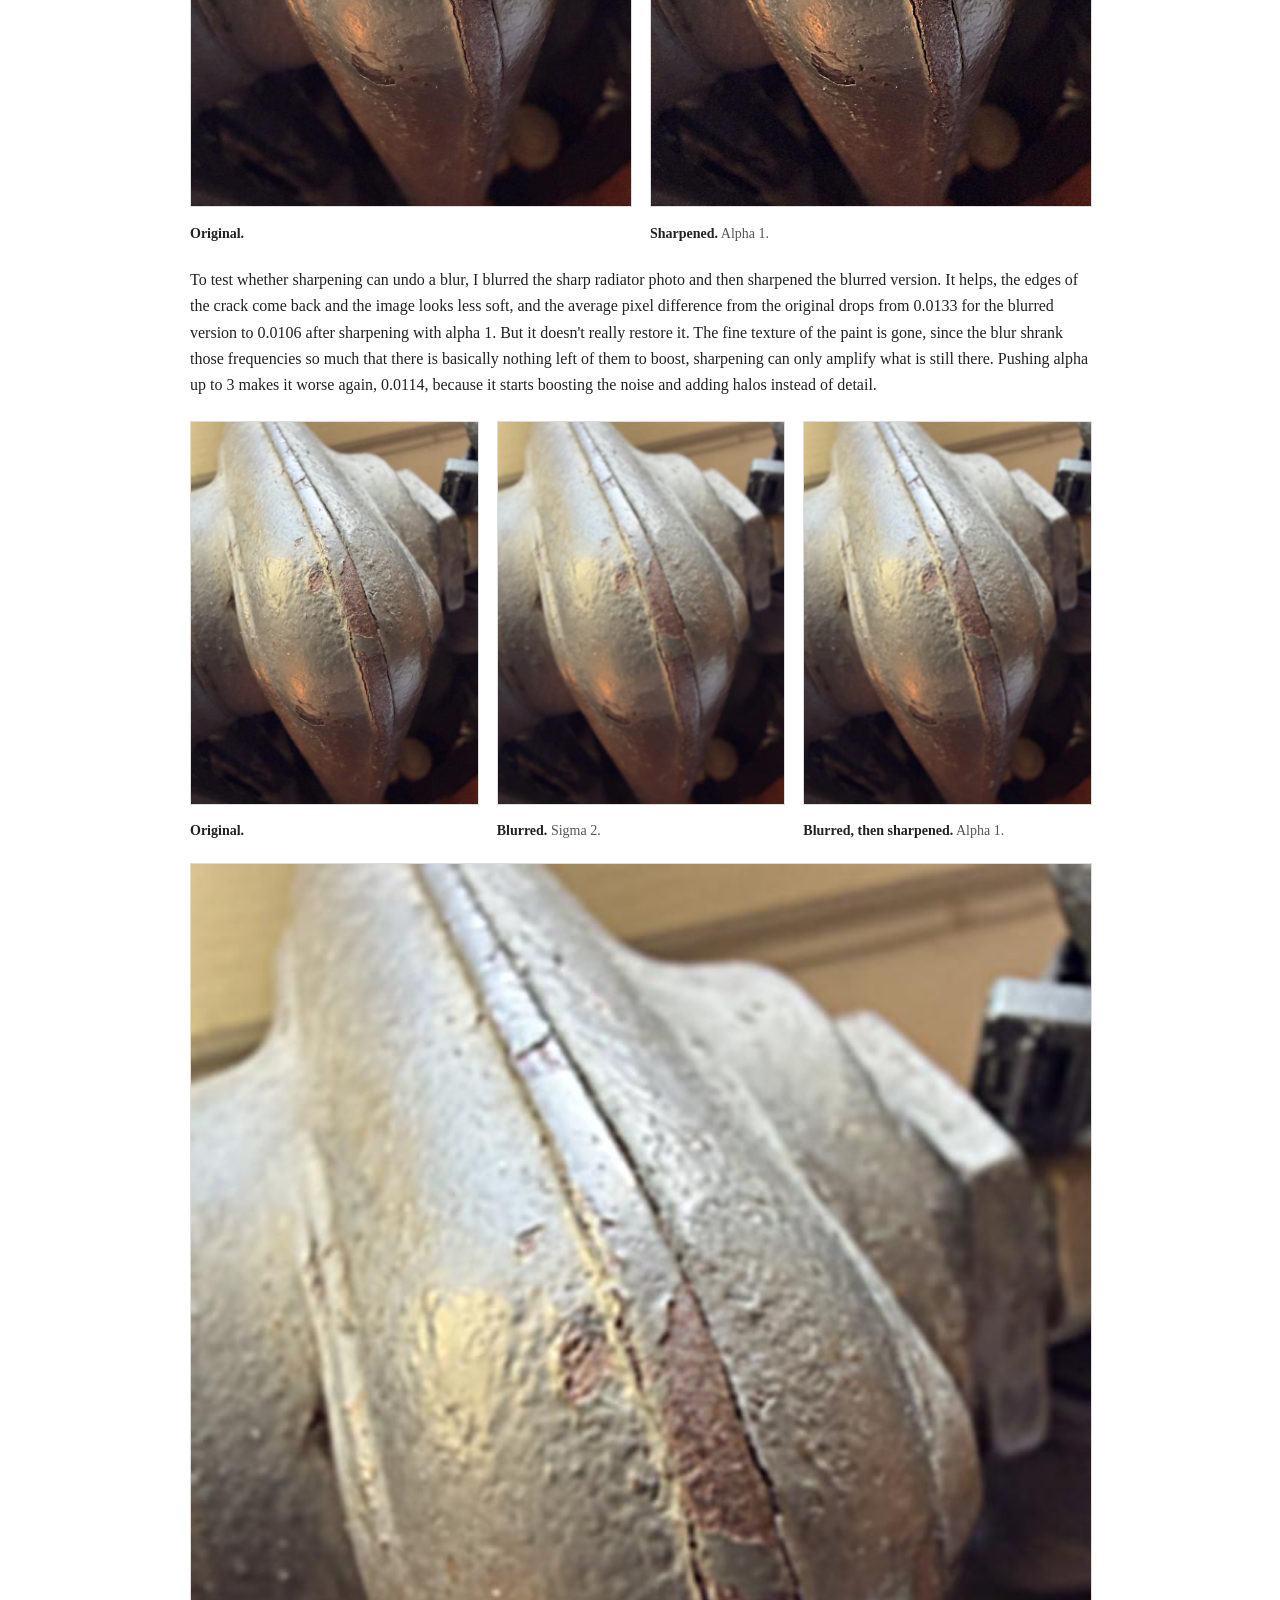
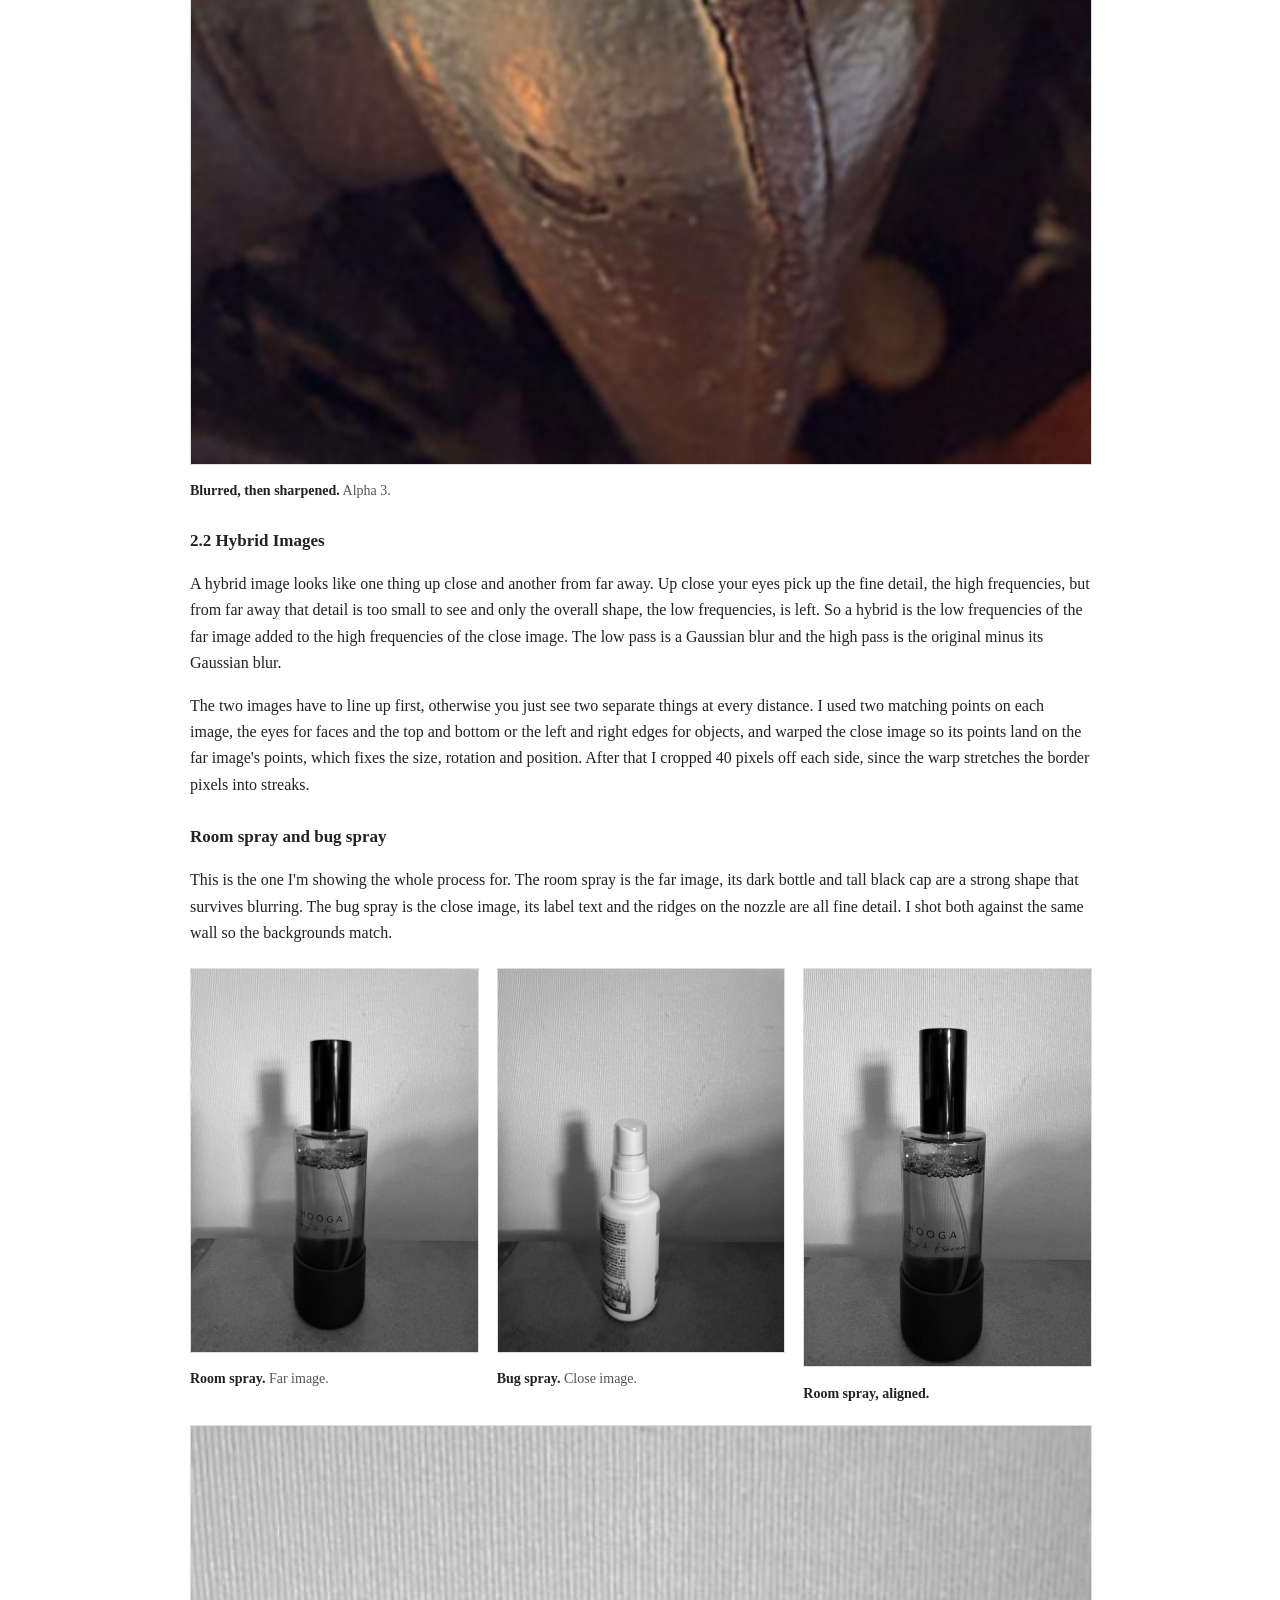
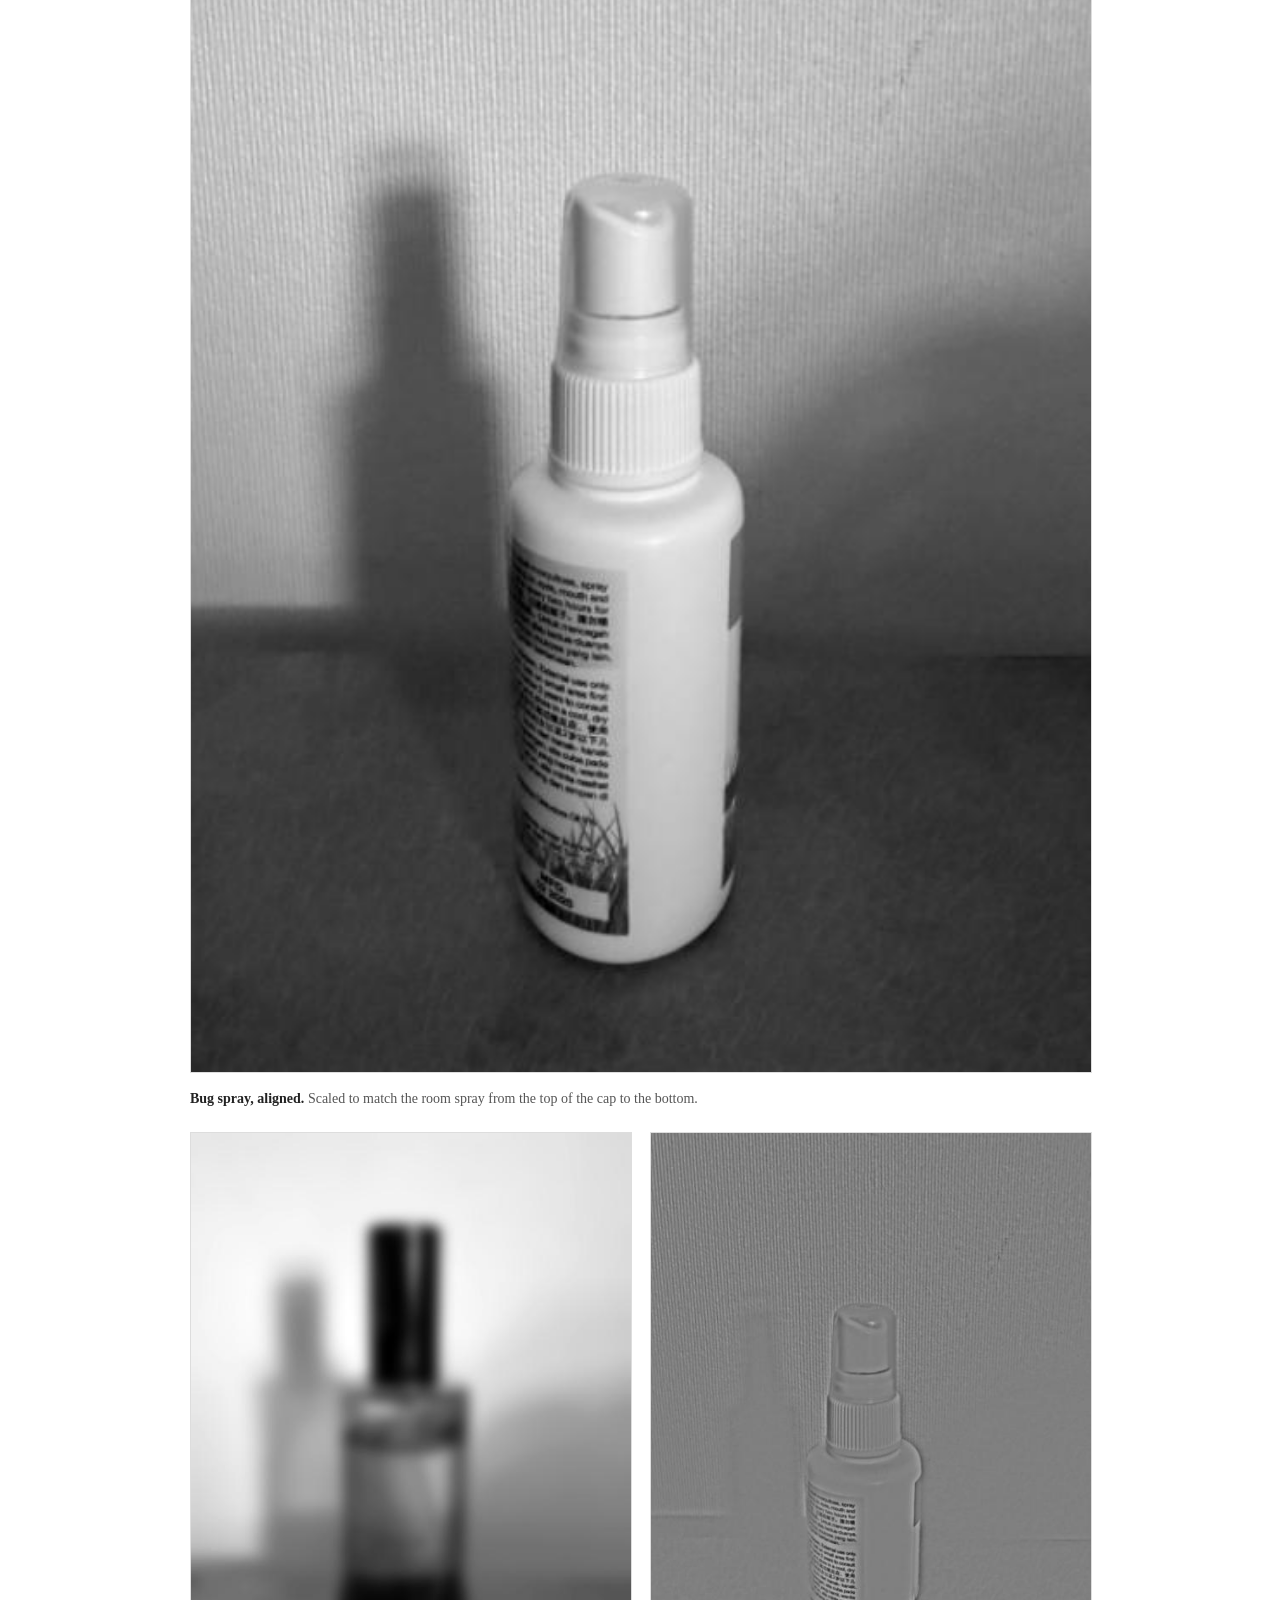
<file: 2/index.html>
<!DOCTYPE html>
<html lang="en">
<head>
    <meta charset="utf-8">
    <meta name="viewport" content="width=device-width, initial-scale=1">
    <title>Project 2: Fun with Filters and Frequencies</title>
    <link rel="stylesheet" href="../style.css">
    <style>
        code { font-family: Menlo, monospace; font-size: 14px; background: #f4f4f4; padding: 1px 4px; }
        pre { background: #f4f4f4; padding: 12px 16px; overflow-x: auto; font-size: 14px; }
        pre code { background: none; padding: 0; }
        /* show the small hybrids at their real size so they look far away */
        .pair figure.small { flex: 0 0 auto; min-width: 0; }
        .small img { width: auto; }
    </style>
</head>
<body>
    <nav><a href="../index.html">Back to portfolio</a></nav>

    <h1>Project 2: Fun with Filters and Frequencies</h1>
    <p class="date">CS180, Fall 2026</p>

    <p>
        This project is about filters, small grids of weights that get slid across an image to blur it, sharpen it or
        find its edges. Part 1 builds convolution from scratch and uses it to find edges, and Part 2 uses the same
        operation to split images into low and high frequencies and recombine them.
    </p>

    <h2>Part 1: Fun with Filters</h2>

    <h3>1.1 Convolutions from Scratch</h3>
    <p>
        Convolution takes a small kernel, centers it on every pixel, multiplies each kernel value by the pixel under
        it and adds everything up, and that sum becomes the output pixel. Before sliding, I flip the kernel both ways
        with <code>kernel[::-1, ::-1]</code>, without the flip it would be correlation instead of convolution. At the
        edges of the image the kernel hangs off the side, so I zero pad the image by <code>kh // 2</code> rows and
        <code>kw // 2</code> columns first, which keeps the output the same size as the input.
    </p>
    <p>
        I wrote it two ways. The four loop version goes over every output pixel and then over every kernel entry one
        at a time. The two loop version only loops over the output pixels, cuts out the patch under the kernel and
        does the multiply and sum in one line with NumPy.
    </p>
    <pre><code>def pad(img, pad_h, pad_w):
    h, w = img.shape

    arr = np.zeros((h + 2*pad_h, w + 2 * pad_w))

    arr[pad_h:pad_h + h, pad_w:pad_w + w] = img
    return arr

def conv_four_loops(img, kernel):
    #flip the kernel first
    kernel = kernel[::-1, ::-1]

    #get the shapes
    kh, kw = kernel.shape
    h, w = img.shape

    #pad the image so the kernel doesn't go out of bounds
    padded = pad(img, kh // 2, kw // 2)

    output = np.zeros((h, w))

    #sweep the kernel across the image and calculate the weighted sum
    for i in range(h):
        for j in range(w):
            total = 0
            for m in range(kh):
                for n in range(kw):
                    total += padded[i + m, j + n] * kernel[m, n]
            output[i, j] = total

    return output</code></pre>

    <pre><code>def conv_two_loops(img, kernel):
    #flip the kernel first
    kernel = kernel[::-1, ::-1]

    #get the shapes
    kh, kw = kernel.shape
    h, w = img.shape

    #pad the image so the kernel doesn't go out of bounds
    padded = pad(img, kh // 2, kw // 2)

    output = np.zeros((h, w))

    #sweep the kernel across the image and calculate the weighted sum
    for i in range(h):
        for j in range(w):
            patch = padded[i: i+kh, j: j+kw]
            output[i, j] = np.sum(patch * kernel)

    return output</code></pre>

    <div class="pair">
        <figure>
            <img src="out_path/selfie_gray.jpg" alt="Grayscale selfie">
            <figcaption><strong>Original.</strong> Grayscale, resized to 400 x 300.</figcaption>
        </figure>
        <figure>
            <img src="out_path/img4loops.jpg" alt="Selfie blurred with a 9x9 box filter, four loops">
            <figcaption><strong>9 x 9 box filter, four loops.</strong></figcaption>
        </figure>
        <figure>
            <img src="out_path/imgbuiltin.jpg" alt="Selfie blurred with scipy convolve2d">
            <figcaption><strong>9 x 9 box filter, scipy.</strong></figcaption>
        </figure>
    </div>

    <p>
        I tested both on a 400 x 300 grayscale selfie with a 9 x 9 box filter, where every weight is 1/81 so each
        pixel becomes the average of its neighbors. All three versions give the same image, the biggest difference between
        my four loop and two loop versions is 7.8e-16 and between mine and <code>scipy.signal.convolve2d</code> is
        5.6e-16, which is just floating point rounding. The speed is very different though, four loops took 1.82
        seconds, two loops took 0.20 seconds and scipy took 0.008 seconds, since scipy runs its loops in C instead
        of Python. The dark frame around the blurred images comes from the zero padding, near the edges some of the
        81 pixels being averaged are black padding, which pulls the average down.
    </p>

    <div class="pair">
        <figure>
            <img src="out_path/imgdx.jpg" alt="Selfie convolved with Dx">
            <figcaption><strong>Dx.</strong> Vertical edges. Mid gray is zero.</figcaption>
        </figure>
        <figure>
            <img src="out_path/imgdy.jpg" alt="Selfie convolved with Dy">
            <figcaption><strong>Dy.</strong> Horizontal edges. Mid gray is zero.</figcaption>
        </figure>
    </div>

    <p>
        I also ran the finite difference operators Dx = [1, -1] and Dy = [1, -1] turned vertical. Each one subtracts
        a pixel from its neighbor, so flat areas like the wall go to zero and edges light up. Dx picks up vertical
        edges like the sides of my glasses and Dy picks up horizontal ones like the blinds. Both match scipy exactly,
        with a difference of 0.
    </p>

    <h3>1.2 Finite Difference Operator</h3>
    <p>
        Here I applied Dx and Dy to the cameraman image to get the partial derivatives in x and y, then combined them
        into the gradient magnitude, <code>np.sqrt(dx**2 + dy**2)</code>, which is how strong the edge is at each
        pixel regardless of its direction. From here on I used <code>scipy.signal.convolve2d</code> with
        <code>boundary="symm"</code>, which mirrors the image at the border instead of padding with zeros, so the
        border doesn't show up as a fake edge.
    </p>
    <p>
        Even with that there was still a white frame in my edge images. It turned out the cameraman png has a white
        margin baked into the file, 7 rows on top and a few rows and columns on the other sides, and the jump from
        white into the photo counts as an edge. I cropped it off, so the images here are 532 x 532 instead of 542 x 540.
    </p>

    <div class="pair">
        <figure>
            <img src="out_path/cameraman_gray.jpg" alt="Cameraman">
            <figcaption><strong>Original.</strong></figcaption>
        </figure>
        <figure>
            <img src="out_path/cameraman_dx.jpg" alt="Cameraman partial derivative in x">
            <figcaption><strong>Partial derivative in x.</strong></figcaption>
        </figure>
        <figure>
            <img src="out_path/cameraman_dy.jpg" alt="Cameraman partial derivative in y">
            <figcaption><strong>Partial derivative in y.</strong></figcaption>
        </figure>
    </div>

    <figure class="solo">
        <img src="out_path/cameraman_magnitude.jpg" alt="Cameraman gradient magnitude">
        <figcaption><strong>Gradient magnitude.</strong></figcaption>
    </figure>

    <div class="pair">
        <figure>
            <img src="out_path/cameraman_edges_0.1.jpg" alt="Edges at threshold 0.1">
            <figcaption><strong>Threshold 0.1.</strong> 7.8% of pixels.</figcaption>
        </figure>
        <figure>
            <img src="out_path/cameraman_edges_0.2.jpg" alt="Edges at threshold 0.2">
            <figcaption><strong>Threshold 0.2.</strong> 3.2% of pixels.</figcaption>
        </figure>
        <figure>
            <img src="out_path/cameraman_edges_0.3.jpg" alt="Edges at threshold 0.3">
            <figcaption><strong>Threshold 0.3.</strong> 1.9% of pixels.</figcaption>
        </figure>
    </div>

    <p>
        To get a binary edge image I kept every pixel whose magnitude is above a threshold. At 0.1 the grass at the
        bottom is covered in speckle, since the finite differences react to every small change in the grass texture.
        At 0.3 the noise is gone but so are most of the buildings in the background, and the outline of the coat
        starts breaking into gaps. I went with 0.2, it's the lowest value where the grass stops taking over and the
        highest before the real outlines start falling apart. Even at 0.2 the grass never fully cleans up, which is
        the problem 1.3 fixes.
    </p>

    <h3>1.3 Derivative of Gaussian Filter</h3>
    <p>
        The noise in 1.2 comes from the derivatives reacting to tiny changes between neighboring pixels. The fix is to
        blur the image first so those small changes get smoothed out and only the big edges are left. I made a 7 x 7
        Gaussian with sigma 1 using <code>cv2.getGaussianKernel</code>, which gives a 1D Gaussian, and took its outer
        product with itself to get the 2D version. Then I blurred cameraman with it and repeated everything from 1.2.
    </p>

    <div class="pair">
        <figure>
            <img src="out_path/cameraman_blurred.jpg" alt="Cameraman blurred with a Gaussian">
            <figcaption><strong>Blurred.</strong> 7 x 7 Gaussian, sigma 1.</figcaption>
        </figure>
        <figure>
            <img src="out_path/cameraman_blur_dx.jpg" alt="Blurred cameraman partial derivative in x">
            <figcaption><strong>Partial derivative in x.</strong></figcaption>
        </figure>
        <figure>
            <img src="out_path/cameraman_blur_dy.jpg" alt="Blurred cameraman partial derivative in y">
            <figcaption><strong>Partial derivative in y.</strong></figcaption>
        </figure>
    </div>

    <figure class="solo">
        <img src="out_path/cameraman_blur_magnitude.jpg" alt="Blurred cameraman gradient magnitude">
        <figcaption><strong>Gradient magnitude.</strong></figcaption>
    </figure>

    <div class="pair">
        <figure>
            <img src="out_path/cameraman_blur_edges_0.05.jpg" alt="Edges at threshold 0.05">
            <figcaption><strong>Threshold 0.05.</strong> 9.8% of pixels.</figcaption>
        </figure>
        <figure>
            <img src="out_path/cameraman_blur_edges_0.08.jpg" alt="Edges at threshold 0.08">
            <figcaption><strong>Threshold 0.08.</strong> 6.0% of pixels.</figcaption>
        </figure>
        <figure>
            <img src="out_path/cameraman_blur_edges_0.12.jpg" alt="Edges at threshold 0.12">
            <figcaption><strong>Threshold 0.12.</strong> 3.2% of pixels.</figcaption>
        </figure>
    </div>

    <p>
        Blurring lowers all the gradient values, the max magnitude drops from 0.87 to 0.33, so the thresholds from 1.2
        are too high now. I went with 0.08. Compared to 1.2 the grass is almost completely clean, the outlines of the
        coat, camera and tripod are solid continuous lines instead of broken up pixels, and the background buildings
        are still there. The tradeoff is that the edges are thicker, since the blur spreads each edge over a few pixels.
    </p>

    <p>
        Since convolution is associative, blurring and then taking the derivative is the same as convolving the
        Gaussian with Dx and Dy first and using the result as a single filter. These are the derivative of Gaussian
        (DoG) filters. Each one is a blob that is positive on one side and negative on the other.
    </p>

    <div class="pair">
        <figure>
            <img src="out_path/dog_x_filter.png" alt="Derivative of Gaussian filter in x">
            <figcaption><strong>DoG x filter.</strong></figcaption>
        </figure>
        <figure>
            <img src="out_path/dog_y_filter.png" alt="Derivative of Gaussian filter in y">
            <figcaption><strong>DoG y filter.</strong></figcaption>
        </figure>
    </div>

    <div class="pair">
        <figure>
            <img src="out_path/cameraman_dog_dx.jpg" alt="Cameraman convolved with DoG x">
            <figcaption><strong>DoG x.</strong></figcaption>
        </figure>
        <figure>
            <img src="out_path/cameraman_dog_dy.jpg" alt="Cameraman convolved with DoG y">
            <figcaption><strong>DoG y.</strong></figcaption>
        </figure>
        <figure>
            <img src="out_path/cameraman_dog_magnitude.jpg" alt="Gradient magnitude from the DoG filters">
            <figcaption><strong>Gradient magnitude.</strong></figcaption>
        </figure>
    </div>

    <p>
        Applying the DoG filters to the original image in one convolution gives the same result as blurring and then
        differentiating, the biggest difference between the two gradient magnitudes is 6.2e-16, which is just rounding.
        The DoG version is nicer since it's one convolution per direction instead of two.
    </p>

    <h2>Part 2: Fun with Frequencies</h2>

    <h3>2.1 Image Sharpening</h3>
    <p>
        A Gaussian blur only keeps the low frequencies of an image, so subtracting the blurred image from the original
        leaves just the high frequencies, the edges and fine detail. Adding those high frequencies back on top of the
        original makes the detail stronger, which is what makes an image look sharper. This is the unsharp mask:
        <code>sharpened = img + alpha * (img - blur)</code>, where alpha controls how much detail gets added.
    </p>
    <p>
        Since the blur is a convolution with a Gaussian G, the whole thing can be rewritten as one filter.
        <code>img + alpha(img - img ⊛ G) = img ⊛ ((1 + alpha)e - alpha G)</code>, where ⊛ is convolution and e is the
        impulse, a kernel that is 1 in the middle and 0 everywhere else. So the unsharp mask filter is (1 + alpha) times the
        impulse minus alpha times the Gaussian, and one convolution with it gives the sharpened image. I checked
        both ways on the Taj Mahal and the biggest difference was 1.8e-15. Everything here is in color, I just
        convolve each channel on its own, with a Gaussian of sigma 2.
    </p>

    <div class="pair">
        <figure>
            <img src="out_path/taj.jpg" alt="Taj Mahal original">
            <figcaption><strong>Original.</strong></figcaption>
        </figure>
        <figure>
            <img src="out_path/taj_blurred.jpg" alt="Taj Mahal blurred">
            <figcaption><strong>Blurred.</strong> Low frequencies.</figcaption>
        </figure>
        <figure>
            <img src="out_path/taj_high.jpg" alt="Taj Mahal high frequencies">
            <figcaption><strong>Original minus blurred.</strong> High frequencies, shifted so zero is gray.</figcaption>
        </figure>
        <figure>
            <img src="out_path/taj_sharpened.jpg" alt="Taj Mahal sharpened">
            <figcaption><strong>Sharpened.</strong> Alpha 1.</figcaption>
        </figure>
    </div>

    <p>
        Changing alpha changes how strong the effect is. At 0.5 it's subtle, at 1 and 2 the carvings on the building
        and the edges of the trees get much crisper, and at 5 it goes too far, the whole image looks harsh and there
        are bright outlines along the edges where the added detail overshoots.
    </p>

    <div class="pair">
        <figure>
            <img src="out_path/taj_sharpened_0.5.jpg" alt="Taj Mahal sharpened with alpha 0.5">
            <figcaption><strong>Alpha 0.5.</strong></figcaption>
        </figure>
        <figure>
            <img src="out_path/taj_sharpened.jpg" alt="Taj Mahal sharpened with alpha 1">
            <figcaption><strong>Alpha 1.</strong></figcaption>
        </figure>
        <figure>
            <img src="out_path/taj_sharpened_2.jpg" alt="Taj Mahal sharpened with alpha 2">
            <figcaption><strong>Alpha 2.</strong></figcaption>
        </figure>
        <figure>
            <img src="out_path/taj_sharpened_5.jpg" alt="Taj Mahal sharpened with alpha 5">
            <figcaption><strong>Alpha 5.</strong></figcaption>
        </figure>
    </div>

    <p>
        I also used a close up photo I took of an old radiator, since the chipped paint and the crack have a lot of
        fine texture.
    </p>

    <div class="pair">
        <figure>
            <img src="out_path/radiator.jpg" alt="Radiator original">
            <figcaption><strong>Original.</strong></figcaption>
        </figure>
        <figure>
            <img src="out_path/radiator_sharpened.jpg" alt="Radiator sharpened">
            <figcaption><strong>Sharpened.</strong> Alpha 1.</figcaption>
        </figure>
    </div>

    <p>
        To test whether sharpening can undo a blur, I blurred the sharp radiator photo and then sharpened the blurred
        version. It helps, the edges of the crack come back and the image looks less soft, and the average pixel
        difference from the original drops from 0.0133 for the blurred version to 0.0106 after sharpening with alpha 1.
        But it doesn't really restore it. The fine texture of the paint is gone, since the blur shrank those
        frequencies so much that there is basically nothing left of them to boost, sharpening can only amplify what
        is still there. Pushing alpha up to 3 makes it
        worse again, 0.0114, because it starts boosting the noise and adding halos instead of detail.
    </p>

    <div class="pair">
        <figure>
            <img src="out_path/radiator.jpg" alt="Radiator original">
            <figcaption><strong>Original.</strong></figcaption>
        </figure>
        <figure>
            <img src="out_path/radiator_blurred.jpg" alt="Radiator blurred">
            <figcaption><strong>Blurred.</strong> Sigma 2.</figcaption>
        </figure>
        <figure>
            <img src="out_path/radiator_resharpened_1.jpg" alt="Blurred radiator sharpened with alpha 1">
            <figcaption><strong>Blurred, then sharpened.</strong> Alpha 1.</figcaption>
        </figure>
        <figure>
            <img src="out_path/radiator_resharpened_3.jpg" alt="Blurred radiator sharpened with alpha 3">
            <figcaption><strong>Blurred, then sharpened.</strong> Alpha 3.</figcaption>
        </figure>
    </div>

    <h3>2.2 Hybrid Images</h3>
    <p>
        A hybrid image looks like one thing up close and another from far away. Up close your eyes pick up the fine
        detail, the high frequencies, but from far away that detail is too small to see and only the overall shape,
        the low frequencies, is left. So a hybrid is the low frequencies of the far image added to the high frequencies
        of the close image. The low pass is a Gaussian blur and the high pass is the original minus its Gaussian blur.
    </p>
    <p>
        The two images have to line up first, otherwise you just see two separate things at every distance. I used
        two matching points on each image, the eyes for faces and the top and bottom or the left and right edges for
        objects, and warped the close image so its points land on the far image's points, which fixes the size,
        rotation and position. After that I cropped 40 pixels off each side, since the warp stretches the border pixels
        into streaks.
    </p>

    <h3>Room spray and bug spray</h3>
    <p>
        This is the one I'm showing the whole process for. The room spray is the far image, its dark bottle and tall
        black cap are a strong shape that survives blurring. The bug spray is the close image, its label text and the
        ridges on the nozzle are all fine detail. I shot both against the same wall so the backgrounds match.
    </p>

    <div class="pair">
        <figure>
            <img src="out_path/room_spray.jpg" alt="Room spray">
            <figcaption><strong>Room spray.</strong> Far image.</figcaption>
        </figure>
        <figure>
            <img src="out_path/bug_spray.jpg" alt="Bug spray">
            <figcaption><strong>Bug spray.</strong> Close image.</figcaption>
        </figure>
        <figure>
            <img src="out_path/room_spray_aligned.jpg" alt="Room spray aligned">
            <figcaption><strong>Room spray, aligned.</strong></figcaption>
        </figure>
        <figure>
            <img src="out_path/bug_spray_aligned.jpg" alt="Bug spray aligned">
            <figcaption><strong>Bug spray, aligned.</strong> Scaled to match the room spray from the top of the cap to the bottom.</figcaption>
        </figure>
    </div>

    <div class="pair">
        <figure>
            <img src="out_path/room_spray_low.jpg" alt="Room spray low pass">
            <figcaption><strong>Room spray, low pass.</strong> Sigma 8.</figcaption>
        </figure>
        <figure>
            <img src="out_path/bug_spray_high.jpg" alt="Bug spray high pass">
            <figcaption><strong>Bug spray, high pass.</strong> Sigma 4, shifted so zero is gray.</figcaption>
        </figure>
    </div>

    <p>
        The Fourier transforms show what each filter keeps. They are the log magnitude of the FFT, shifted so the low
        frequencies are in the middle. They all use the same brightness scale so they can be compared. The low pass room spray only keeps the bright
        spot and cross in the middle, everything further out is black. The high pass bug spray is the opposite, the
        bright spot in the middle is gone but everything further out is still there. The hybrid has both, the bright
        center from the room spray and the outer frequencies from the bug spray.
    </p>

    <div class="pair">
        <figure>
            <img src="out_path/room_spray_fft.jpg" alt="Room spray FFT">
            <figcaption><strong>Room spray.</strong></figcaption>
        </figure>
        <figure>
            <img src="out_path/bug_spray_fft.jpg" alt="Bug spray FFT">
            <figcaption><strong>Bug spray.</strong></figcaption>
        </figure>
        <figure>
            <img src="out_path/room_spray_low_fft.jpg" alt="Room spray low pass FFT">
            <figcaption><strong>Room spray, low pass.</strong></figcaption>
        </figure>
        <figure>
            <img src="out_path/bug_spray_high_fft.jpg" alt="Bug spray high pass FFT">
            <figcaption><strong>Bug spray, high pass.</strong></figcaption>
        </figure>
        <figure>
            <img src="out_path/hybrid_room_spray_bug_spray_fft.jpg" alt="Hybrid FFT">
            <figcaption><strong>Hybrid.</strong></figcaption>
        </figure>
    </div>

    <p>
        The cutoff frequency is set by the sigma of each Gaussian, a bigger sigma blurs more so it cuts off at a lower
        frequency. The low pass sigma has to be big enough that the room spray's label and texture are gone and only
        the silhouette is left, and the high pass sigma has to be small enough that the bug spray's overall shape
        doesn't come through, only its detail. 8 for the low pass and 4 for the high pass worked on the first try for
        this pair. Up close you read the bug spray label and see the nozzle, and shrunk down the text disappears and
        it turns into the dark room spray with its tall cap.
    </p>

    <div class="pair">
        <figure>
            <img src="out_path/hybrid_room_spray_bug_spray.jpg" alt="Room spray and bug spray hybrid">
            <figcaption><strong>Hybrid.</strong> Up close it's the bug spray.</figcaption>
        </figure>
        <figure class="small">
            <img src="out_path/hybrid_room_spray_bug_spray_small.jpg" alt="Room spray and bug spray hybrid, small">
            <figcaption><strong>Same image, small.</strong> From far away it's the room spray.</figcaption>
        </figure>
    </div>

    <h3>Derek and Nutmeg</h3>
    <p>
        The starter code had Derek as the close image and Nutmeg as the far one, so I tried that first, but Derek's face
        took over at every distance and the cat barely showed up even when shrunk. Swapping them worked much better.
        Derek is the far image and Nutmeg is the close one, so up close you see the cat's face, eyes and whiskers, and
        from far away it's Derek. I lined up the eyes, which also rotated the cat since its head was tilted. Sigma 8
        for the low pass and 4 for the high pass.
    </p>

    <div class="pair">
        <figure>
            <img src="out_path/derek.jpg" alt="Derek">
            <figcaption><strong>Derek.</strong> Far image.</figcaption>
        </figure>
        <figure>
            <img src="out_path/nutmeg.jpg" alt="Nutmeg">
            <figcaption><strong>Nutmeg.</strong> Close image.</figcaption>
        </figure>
    </div>

    <div class="pair">
        <figure>
            <img src="out_path/hybrid_derek_nutmeg.jpg" alt="Derek and Nutmeg hybrid">
            <figcaption><strong>Hybrid.</strong></figcaption>
        </figure>
        <figure class="small">
            <img src="out_path/hybrid_derek_nutmeg_small.jpg" alt="Derek and Nutmeg hybrid, small">
            <figcaption><strong>Same image, small.</strong></figcaption>
        </figure>
    </div>

    <h3>Candle and creatine</h3>
    <p>
        The candle is the far image, it's a plain white shape with one big red seal. The creatine tub is the close
        image because of all the text on the label. This one took the most tuning. With 8 and 4 the big "IMPACT
        Creatine" text still showed up when shrunk, and 8 and 2 and 10 and 2 weren't much better, since that text is
        bold enough to survive at lower frequencies. Going all the way down to sigma 1 for the high pass so only the
        very finest detail gets through, and 6 for the low pass, is what finally let the candle take over from far
        away. Up close you can still read the label, it's just fainter. The tub's lid still shows at every distance,
        since the candle has nothing there to cover it.
    </p>

    <div class="pair">
        <figure>
            <img src="out_path/candle.jpg" alt="Candle">
            <figcaption><strong>Candle.</strong> Far image.</figcaption>
        </figure>
        <figure>
            <img src="out_path/creatine.jpg" alt="Creatine tub">
            <figcaption><strong>Creatine.</strong> Close image.</figcaption>
        </figure>
    </div>

    <div class="pair">
        <figure>
            <img src="out_path/hybrid_candle_creatine.jpg" alt="Candle and creatine hybrid">
            <figcaption><strong>Hybrid.</strong></figcaption>
        </figure>
        <figure class="small">
            <img src="out_path/hybrid_candle_creatine_small.jpg" alt="Candle and creatine hybrid, small">
            <figcaption><strong>Same image, small.</strong></figcaption>
        </figure>
    </div>

    <h3>2.3 Gaussian and Laplacian Stacks</h3>
    <p>
        A Gaussian stack is the image blurred over and over, where every level is the level before it blurred again.
        Unlike a pyramid nothing gets downsampled, so every level stays the same size as the original. To make it act
        like a pyramid I doubled the sigma each level, 1, 2, 4, 8 and 16, for 6 levels total. The big sigmas need big
        kernels, 97 x 97 for sigma 16, so I blur the rows and then the columns with the 1D Gaussian instead, which
        gives the same result since the 2D Gaussian is just the 1D one times itself, but is much faster.
    </p>
    <p>
        A Laplacian stack level is the difference between two neighboring Gaussian levels, so each one holds a single
        band of frequencies, the detail that got removed going from one blur to the next. The last level is the
        blurriest Gaussian level. Adding every Laplacian level back up gives the original image, I checked and the
        biggest difference was 1.1e-16. Laplacian levels are centered around zero, so I stretch each one to 0 to 1
        to show it.
    </p>

    <figure>
        <img src="out_path/apple_gaussian_stack.jpg" alt="Apple Gaussian stack">
        <figcaption><strong>Apple, Gaussian stack.</strong> Levels 0 to 5.</figcaption>
    </figure>
    <figure>
        <img src="out_path/apple_laplacian_stack.jpg" alt="Apple Laplacian stack">
        <figcaption><strong>Apple, Laplacian stack.</strong> Fine detail on the left, the blurriest level on the right.</figcaption>
    </figure>
    <figure>
        <img src="out_path/orange_gaussian_stack.jpg" alt="Orange Gaussian stack">
        <figcaption><strong>Orange, Gaussian stack.</strong></figcaption>
    </figure>
    <figure>
        <img src="out_path/orange_laplacian_stack.jpg" alt="Orange Laplacian stack">
        <figcaption><strong>Orange, Laplacian stack.</strong></figcaption>
    </figure>

    <p>
        This is my version of figure 3.42 from Szeliski. The first column is the apple's Laplacian levels times the
        blurred mask, the second is the orange's times one minus the mask, and the third is the two added together.
        The rows are levels 0, 2 and 4, and the bottom row is every level added back up. The mask gets blurrier at each
        level, so the fine detail is blended over a narrow seam and the big smooth shapes over a wide one.
    </p>

    <figure class="solo">
        <img src="out_path/oraple_figure.jpg" alt="Recreation of Szeliski figure 3.42">
        <figcaption><strong>Figure 3.42 recreated.</strong></figcaption>
    </figure>

    <h3>2.4 Multiresolution Blending</h3>
    <p>
        To blend two images I build a Laplacian stack for each one and a Gaussian stack for the mask. At every level
        I take the first image's level where the blurred mask is 1 and the second image's level where it's 0, and
        then add all the levels back up. Pasting the halves directly leaves a hard seam, and blurring the whole mask
        once either leaves a ghost of both images or a visible seam depending on how much you blur. Blending each
        frequency band with its own amount of blur avoids both. All of the blending is done in color, one channel at
        a time.
    </p>

    <h3>Oraple</h3>
    <div class="pair">
        <figure>
            <img src="out_path/apple.jpg" alt="Apple">
            <figcaption><strong>Apple.</strong></figcaption>
        </figure>
        <figure>
            <img src="out_path/orange.jpg" alt="Orange">
            <figcaption><strong>Orange.</strong></figcaption>
        </figure>
        <figure>
            <img src="out_path/oraple_no_blend.jpg" alt="Apple and orange pasted with no blending">
            <figcaption><strong>No blending.</strong></figcaption>
        </figure>
        <figure>
            <img src="out_path/oraple.jpg" alt="Oraple">
            <figcaption><strong>Oraple.</strong> Vertical seam, 6 levels.</figcaption>
        </figure>
    </div>

    <h3>Candle seal on the creatine label</h3>
    <p>
        The first irregular mask is a circle. I lined the candle up with the creatine tub the same way as the hybrid,
        then used a circle around the candle's wax seal as the mask, so the seal ends up stamped onto the label.
    </p>
    <div class="pair">
        <figure>
            <img src="out_path/seal_candle_aligned.jpg" alt="Candle aligned to the creatine tub">
            <figcaption><strong>Candle, aligned.</strong></figcaption>
        </figure>
        <figure>
            <img src="out_path/seal_mask.jpg" alt="Circle mask">
            <figcaption><strong>Mask.</strong></figcaption>
        </figure>
        <figure>
            <img src="out_path/seal_on_creatine.jpg" alt="Candle seal blended onto the creatine label">
            <figcaption><strong>Blended.</strong></figcaption>
        </figure>
    </div>

    <h3>My face on Derek</h3>
    <p>
        The second irregular mask is an oval over Derek's face, with my selfie lined up by the eyes. My first oval went
        up into my bangs, and blending dark hair into Derek's forehead left a gray smudge, so I brought the top of the
        oval down to just under my hair. The lighting doesn't match, my selfie is lit from a window behind me, and you
        can still see a bit of that brightness at the edges of my cheeks, but compared to pasting it in directly the
        edge of the oval is gone.
    </p>
    <div class="pair">
        <figure>
            <img src="out_path/selfie_aligned_to_derek.jpg" alt="Selfie aligned to Derek">
            <figcaption><strong>My selfie, aligned.</strong></figcaption>
        </figure>
        <figure>
            <img src="out_path/face_mask.jpg" alt="Oval mask">
            <figcaption><strong>Mask.</strong></figcaption>
        </figure>
        <figure>
            <img src="out_path/face_swap_no_blend.jpg" alt="Face pasted with no blending">
            <figcaption><strong>No blending.</strong></figcaption>
        </figure>
        <figure>
            <img src="out_path/face_swap.jpg" alt="Face blended onto Derek">
            <figcaption><strong>Blended.</strong></figcaption>
        </figure>
    </div>

    <h3>Nutmeg's face on me</h3>
    <p>
        For my creative one I went the other way and put Nutmeg's face on my selfie, lined up by the eyes, with a
        bigger oval so the muzzle and whiskers fit. This is my favorite, the cat's fur blends into my hair and the
        whiskers carry on past the edge of the mask, so it's hard to tell where the cat stops.
    </p>
    <div class="pair">
        <figure>
            <img src="out_path/nutmeg_aligned_to_selfie.jpg" alt="Nutmeg aligned to my selfie">
            <figcaption><strong>Nutmeg, aligned.</strong></figcaption>
        </figure>
        <figure>
            <img src="out_path/cat_mask.jpg" alt="Oval mask">
            <figcaption><strong>Mask.</strong></figcaption>
        </figure>
        <figure>
            <img src="out_path/cat_me_no_blend.jpg" alt="Cat face pasted with no blending">
            <figcaption><strong>No blending.</strong></figcaption>
        </figure>
        <figure>
            <img src="out_path/cat_me.jpg" alt="Cat face blended onto my selfie">
            <figcaption><strong>Blended.</strong></figcaption>
        </figure>
    </div>

    <p>
        Here are the Laplacian stacks for it, laid out the same way as the oraple figure. At level 0 only a thin ring
        around the mask mixes the two, while at level 4 the mask is so blurry the two images mix over a wide area,
        which is why the overall color and lighting change smoothly while the fur and whiskers stay sharp.
    </p>

    <figure class="solo">
        <img src="out_path/cat_me_figure.jpg" alt="Laplacian stacks and masked inputs for the cat blend">
        <figcaption><strong>Masked Laplacian stacks.</strong> Nutmeg masked, my selfie masked, and combined.</figcaption>
    </figure>

    <h2>What I Learned</h2>
    <p>
        The main takeaway from this project is that almost everything in this project relies on the same operations. Blurring, edge
        detection, sharpening, hybrid images and blending are all just convolving with a different kernel, then modifying those results
        by either subtracting or adding to it. When I started to see an image as a stack of frequency bands, it suddenly clicked and I realised
        why you couldn't just blur and then sharpen to get the same result back and why a hybrid image changes with distance.
    </p>
</body>
</html>
</file>
<file: style.css>
body {
    font-family: Georgia, "Times New Roman", serif;
    max-width: 900px;
    margin: 50px auto;
    padding: 0 24px;
    line-height: 1.65;
    color: #222;
}

h1 {
    font-size: 30px;
    margin-bottom: 4px;
}

h2 {
    font-size: 22px;
    margin-top: 45px;
    padding-bottom: 6px;
    border-bottom: 1px solid #ddd;
}

h3 {
    font-size: 17px;
    margin: 25px 0 8px;
}

.date {
    color: #777;
    font-size: 15px;
    margin-top: 0;
}

nav {
    font-size: 15px;
    margin-bottom: 25px;
}

a {
    color: #14508c;
}

.pair {
    display: flex;
    flex-wrap: wrap;
    gap: 20px;
    margin: 22px 0;
}

.pair figure {
    flex: 1;
    min-width: 260px;
    margin: 0;
}

.frames figure {
    min-width: 160px;
}

figure img {
    width: 100%;
    border: 1px solid #ddd;
}

figcaption {
    font-size: 14px;
    color: #555;
    margin-top: 6px;
}

figcaption strong {
    color: #222;
}

.solo {
    max-width: 520px;
    margin: 22px 0;
}

ul.projects {
    padding-left: 20px;
}

ul.projects li {
    margin-bottom: 10px;
}

ul.projects span {
    color: #777;
    font-size: 15px;
}
</file>
